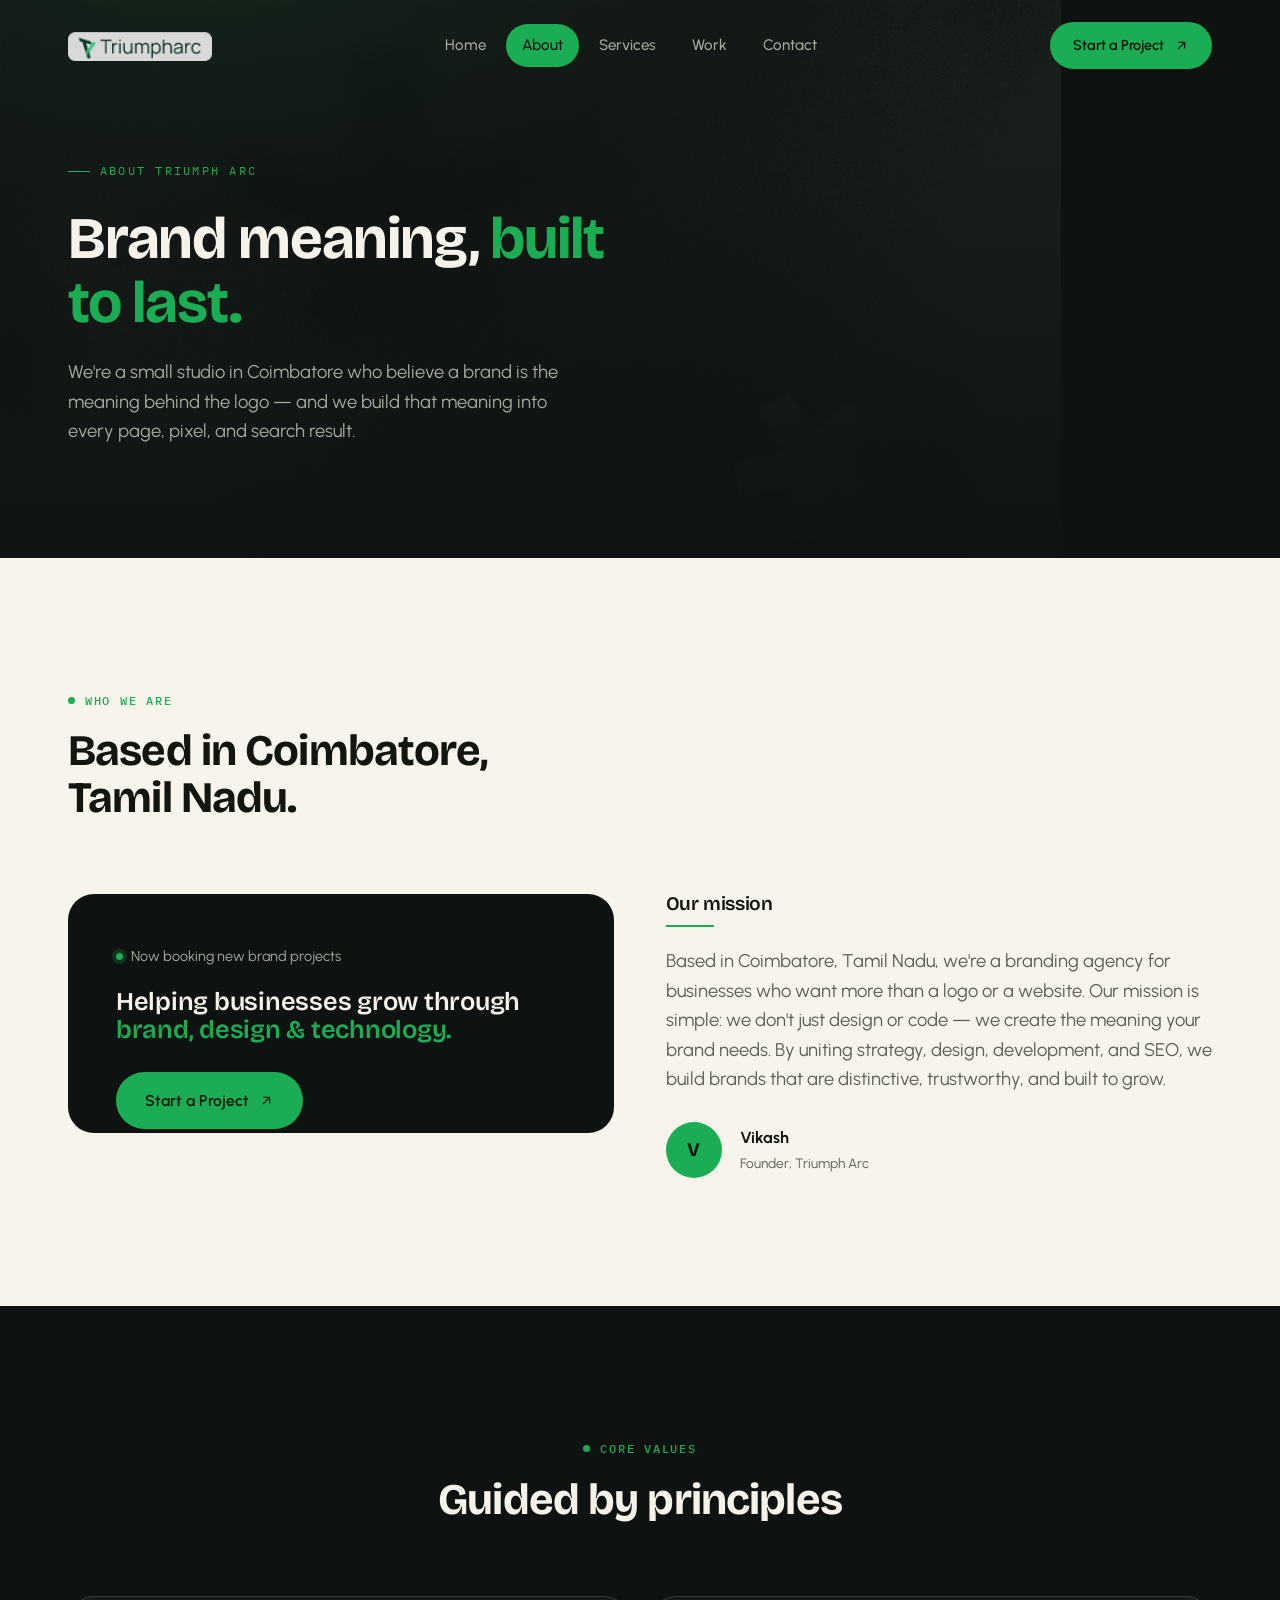
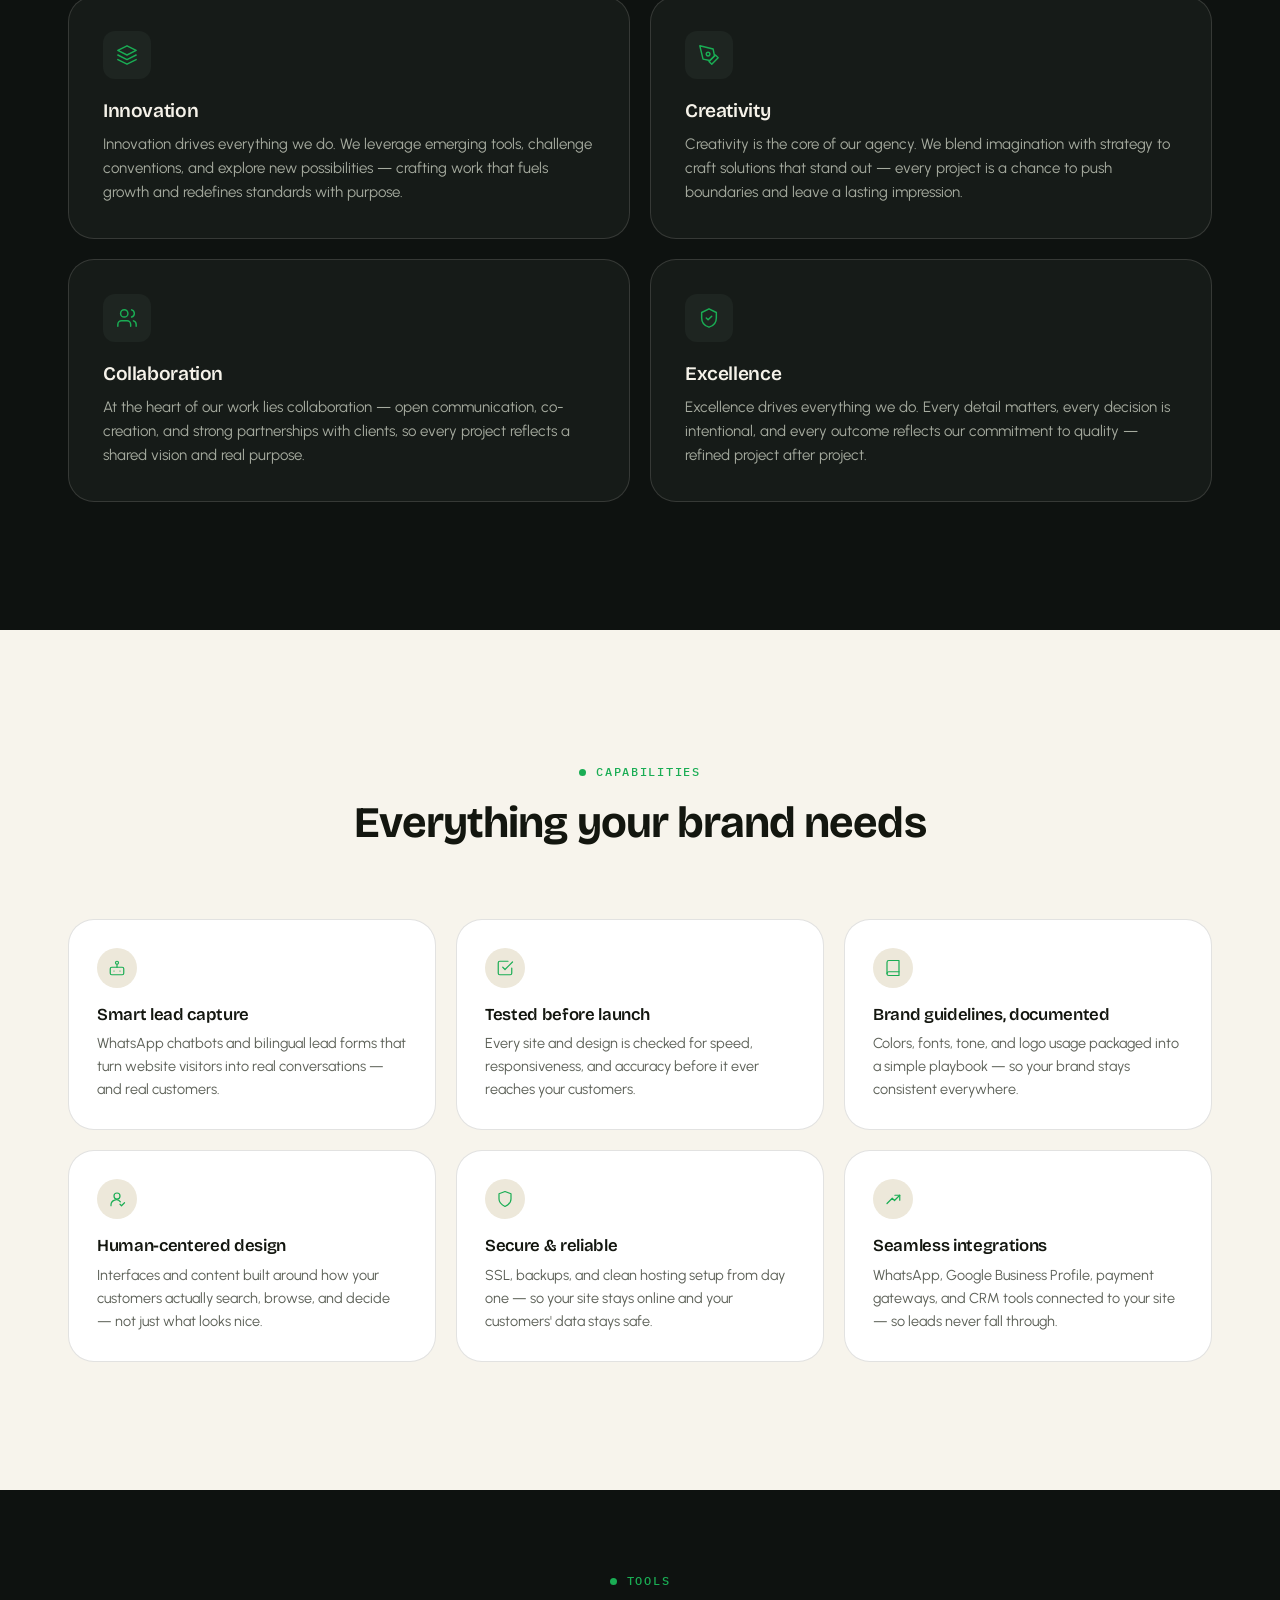
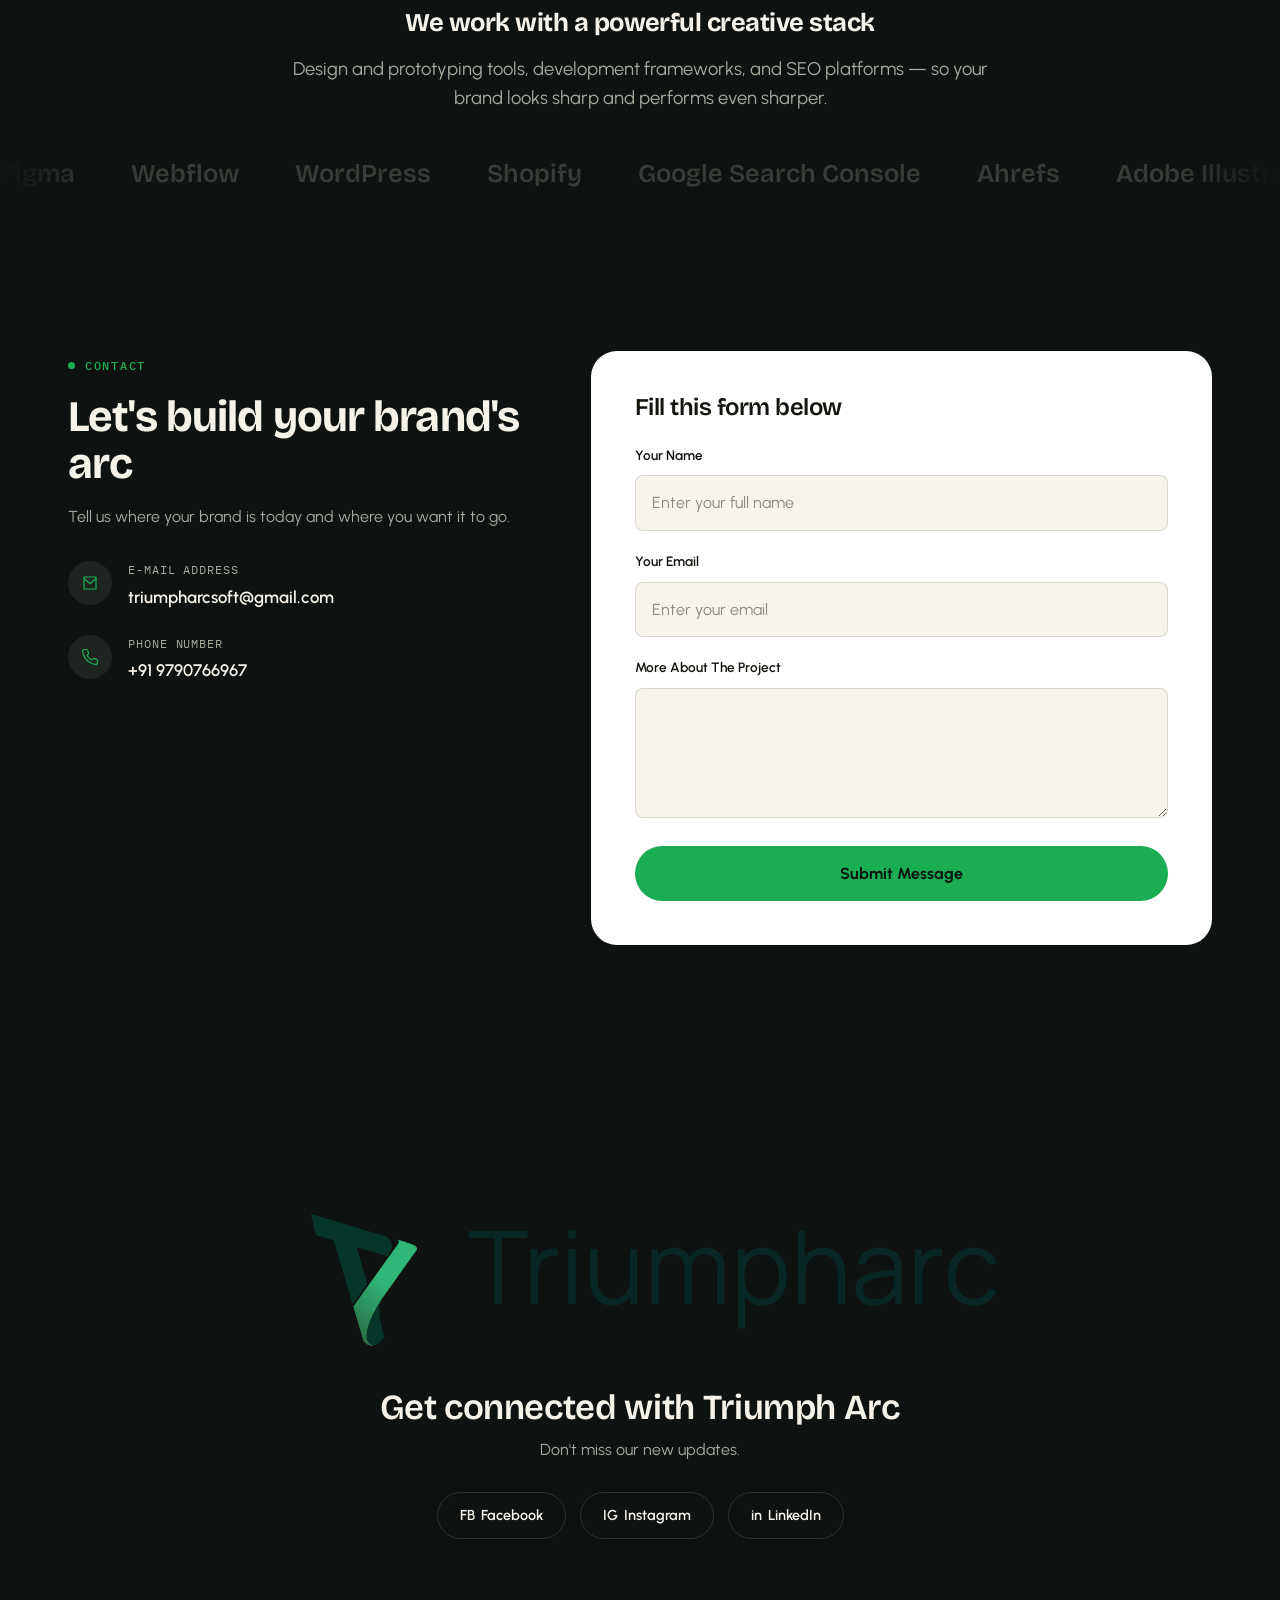
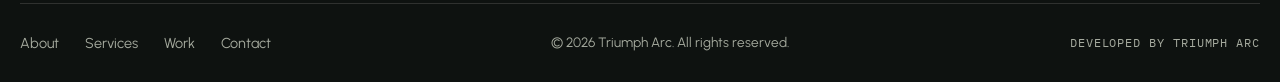
<file: about.html>
<!DOCTYPE html>
<html lang="en-US">
<head>
<meta charset="utf-8">
<title>About | Triumph Arc</title>
<meta name="author" content="Triumph Arc">
<meta name="viewport" content="width=device-width, initial-scale=1, maximum-scale=1">
<meta name="description" content="Triumph Arc is a branding, web design & SEO studio based in Coimbatore, Tamil Nadu — built on the belief that a brand is meaning, not just a logo.">

<link rel="preconnect" href="https://fonts.googleapis.com">
<link rel="preconnect" href="https://fonts.gstatic.com" crossorigin>
<link href="https://fonts.googleapis.com/css2?family=Bricolage+Grotesque:opsz,wght@12..96,500;12..96,600;12..96,700;12..96,800&family=Urbanist:wght@400;500;600;700;800&family=IBM+Plex+Mono:wght@500&display=swap" rel="stylesheet">
<link rel="stylesheet" href="assets/css/style.css">
<link rel="shortcut icon" href="assets/images/logo/favicon.svg">
</head>
<body>

<header class="site-header">
  <div class="container">
    <a href="index.html" class="brand"><img src="assets/images/logo/logo-triumph.png" alt="Triumph Arc"></a>
    <nav class="main-nav">
      <a href="index.html">Home</a>
      <a href="about.html" class="active">About</a>
      <a href="service-single.html">Services</a>
      <a href="work-single.html">Work</a>
      <a href="contact.html">Contact</a>
    </nav>
    <div class="header-actions">
      <a href="contact.html" class="btn btn-primary">Start a Project
        <svg viewBox="0 0 24 24" fill="none" stroke="currentColor" stroke-width="2" stroke-linecap="round"><path d="M7 17 17 7M8 7h9v9"/></svg>
      </a>
      <button class="nav-toggle" aria-label="Open menu"><span></span><span></span><span></span></button>
    </div>
  </div>
</header>

<div class="mobile-nav">
  <a href="index.html">Home</a>
  <a href="about.html">About</a>
  <a href="service-single.html">Services</a>
  <a href="work-single.html">Work</a>
  <a href="contact.html">Contact</a>
  <a href="contact.html" class="btn btn-primary">Start a Project</a>
</div>

<main>

  <!-- Page hero -->
  <section class="hero hero-noVideo">
    <img class="hero-texture" src="assets/images/section/texture-1.jpg" alt="">
    <div class="container hero-inner">
      <div class="hero-eyebrow">About Triumph Arc</div>
      <h1 data-reveal>Brand meaning, <span class="accent">built to last.</span></h1>
      <p class="lead" data-reveal data-reveal-delay="1">We're a small studio in Coimbatore who believe a brand is the meaning behind the logo — and we build that meaning into every page, pixel, and search result.</p>
    </div>
  </section>

  <!-- Mission -->
  <section class="on-paper pad">
    <div class="container">
      <div class="section-head" data-reveal>
        <div class="eyebrow">Who we are</div>
        <h2>Based in Coimbatore, <br>Tamil Nadu.</h2>
      </div>
      <div class="split">
        <div data-reveal>
          <div class="intro-card" style="padding-bottom:4px;">
            <div class="status-dot"><i></i> Now booking new brand projects</div>
            <h3 style="max-width:none;">Helping businesses grow through <span class="hl">brand, design & technology.</span></h3>
            <a href="contact.html" class="btn btn-primary">Start a Project
              <svg viewBox="0 0 24 24" fill="none" stroke="currentColor" stroke-width="2" stroke-linecap="round"><path d="M7 17 17 7M8 7h9v9"/></svg>
            </a>
          </div>
        </div>
        <div data-reveal data-reveal-delay="1">
          <h4 style="margin-bottom:10px;">Our mission</h4>
          <div style="width:48px;height:2px;background:var(--green);margin-bottom:20px;"></div>
          <p class="lead" style="color:var(--text-ink-soft);">Based in Coimbatore, Tamil Nadu, we're a branding agency for businesses who want more than a logo or a website. Our mission is simple: we don't just design or code — we create the meaning your brand needs. By uniting strategy, design, development, and SEO, we build brands that are distinctive, trustworthy, and built to grow.</p>
          <div class="founder-card">
            <div class="founder-avatar">V</div>
            <div>
              <b>Vikash</b>
              <span>Founder, Triumph Arc</span>
            </div>
          </div>
        </div>
      </div>
    </div>
  </section>

  <!-- Core Values -->
  <section class="on-ink pad">
    <div class="container">
      <div class="section-head center" data-reveal>
        <div class="eyebrow" style="justify-content:center;">Core values</div>
        <h2 style="color:var(--text-paper);">Guided by principles</h2>
      </div>
      <div class="values-grid">
        <div class="value-card" data-reveal>
          <div class="ic"><svg viewBox="0 0 24 24" fill="none" stroke-width="1.6" stroke-linecap="round" stroke-linejoin="round"><path d="M12 2 2 7l10 5 10-5-10-5Z"/><path d="m2 17 10 5 10-5"/><path d="m2 12 10 5 10-5"/></svg></div>
          <h4>Innovation</h4>
          <p>Innovation drives everything we do. We leverage emerging tools, challenge conventions, and explore new possibilities — crafting work that fuels growth and redefines standards with purpose.</p>
        </div>
        <div class="value-card" data-reveal data-reveal-delay="1">
          <div class="ic"><svg viewBox="0 0 24 24" fill="none" stroke-width="1.6" stroke-linecap="round" stroke-linejoin="round"><path d="M12 19l7-7 3 3-7 7-3-3z"/><path d="M18 13l-1.5-7.5L2 2l3.5 14.5L13 18l5-5z"/><circle cx="11" cy="11" r="2"/></svg></div>
          <h4>Creativity</h4>
          <p>Creativity is the core of our agency. We blend imagination with strategy to craft solutions that stand out — every project is a chance to push boundaries and leave a lasting impression.</p>
        </div>
        <div class="value-card" data-reveal>
          <div class="ic"><svg viewBox="0 0 24 24" fill="none" stroke-width="1.6" stroke-linecap="round" stroke-linejoin="round"><circle cx="9" cy="7" r="4"/><path d="M2 21v-2a4 4 0 0 1 4-4h6a4 4 0 0 1 4 4v2"/><path d="M17 3.13a4 4 0 0 1 0 7.75"/><path d="M22 21v-2a4 4 0 0 0-3-3.87"/></svg></div>
          <h4>Collaboration</h4>
          <p>At the heart of our work lies collaboration — open communication, co-creation, and strong partnerships with clients, so every project reflects a shared vision and real purpose.</p>
        </div>
        <div class="value-card" data-reveal data-reveal-delay="1">
          <div class="ic"><svg viewBox="0 0 24 24" fill="none" stroke-width="1.6" stroke-linecap="round" stroke-linejoin="round"><path d="M12 2 4 6v6c0 5 3.4 8.7 8 10 4.6-1.3 8-5 8-10V6l-8-4Z"/><path d="m9 12 2 2 4-4"/></svg></div>
          <h4>Excellence</h4>
          <p>Excellence drives everything we do. Every detail matters, every decision is intentional, and every outcome reflects our commitment to quality — refined project after project.</p>
        </div>
      </div>
    </div>
  </section>

  <!-- Capabilities -->
  <section class="on-paper pad">
    <div class="container">
      <div class="section-head center" data-reveal>
        <div class="eyebrow" style="justify-content:center;">Capabilities</div>
        <h2>Everything your brand needs</h2>
      </div>
      <div class="capability-grid">
        <div class="capability-card" data-reveal>
          <div class="ic"><svg viewBox="0 0 24 24" fill="none" stroke-width="1.6" stroke-linecap="round" stroke-linejoin="round"><rect x="3" y="11" width="18" height="10" rx="2"/><circle cx="12" cy="5" r="2"/><path d="M12 7v4M8 16h.01M16 16h.01"/></svg></div>
          <h4>Smart lead capture</h4>
          <p>WhatsApp chatbots and bilingual lead forms that turn website visitors into real conversations — and real customers.</p>
        </div>
        <div class="capability-card" data-reveal data-reveal-delay="1">
          <div class="ic"><svg viewBox="0 0 24 24" fill="none" stroke-width="1.6" stroke-linecap="round" stroke-linejoin="round"><path d="M9 11l3 3L22 4"/><path d="M21 12v7a2 2 0 0 1-2 2H5a2 2 0 0 1-2-2V5a2 2 0 0 1 2-2h11"/></svg></div>
          <h4>Tested before launch</h4>
          <p>Every site and design is checked for speed, responsiveness, and accuracy before it ever reaches your customers.</p>
        </div>
        <div class="capability-card" data-reveal data-reveal-delay="2">
          <div class="ic"><svg viewBox="0 0 24 24" fill="none" stroke-width="1.6" stroke-linecap="round" stroke-linejoin="round"><path d="M4 19.5A2.5 2.5 0 0 1 6.5 17H20"/><path d="M6.5 2H20v20H6.5A2.5 2.5 0 0 1 4 19.5v-15A2.5 2.5 0 0 1 6.5 2Z"/></svg></div>
          <h4>Brand guidelines, documented</h4>
          <p>Colors, fonts, tone, and logo usage packaged into a simple playbook — so your brand stays consistent everywhere.</p>
        </div>
        <div class="capability-card" data-reveal>
          <div class="ic"><svg viewBox="0 0 24 24" fill="none" stroke-width="1.6" stroke-linecap="round" stroke-linejoin="round"><circle cx="12" cy="8" r="4"/><path d="M4 21v-1a7 7 0 0 1 12.5-4.3"/><path d="m16 19 2 2 4-4"/></svg></div>
          <h4>Human-centered design</h4>
          <p>Interfaces and content built around how your customers actually search, browse, and decide — not just what looks nice.</p>
        </div>
        <div class="capability-card" data-reveal data-reveal-delay="1">
          <div class="ic"><svg viewBox="0 0 24 24" fill="none" stroke-width="1.6" stroke-linecap="round" stroke-linejoin="round"><path d="M12 22s8-4 8-10V5l-8-3-8 3v7c0 6 8 10 8 10Z"/></svg></div>
          <h4>Secure & reliable</h4>
          <p>SSL, backups, and clean hosting setup from day one — so your site stays online and your customers' data stays safe.</p>
        </div>
        <div class="capability-card" data-reveal data-reveal-delay="2">
          <div class="ic"><svg viewBox="0 0 24 24" fill="none" stroke-width="1.6" stroke-linecap="round" stroke-linejoin="round"><path d="M21 7 14 14l-3-3-7 7"/><path d="M14.5 7H21v6.5"/></svg></div>
          <h4>Seamless integrations</h4>
          <p>WhatsApp, Google Business Profile, payment gateways, and CRM tools connected to your site — so leads never fall through.</p>
        </div>
      </div>
    </div>
  </section>

  <!-- Tools marquee -->
  <section class="on-ink pad-sm">
    <div class="container">
      <div class="section-head center" data-reveal style="margin-bottom:40px;">
        <div class="eyebrow" style="justify-content:center;">Tools</div>
        <h2 style="color:var(--text-paper);font-size:var(--fs-h3);">We work with a powerful creative stack</h2>
        <p>Design and prototyping tools, development frameworks, and SEO platforms — so your brand looks sharp and performs even sharper.</p>
      </div>
    </div>
    <div class="marquee" data-reveal>
      <div class="marquee-track">
        <span>Figma</span><span>Webflow</span><span>WordPress</span><span>Shopify</span><span>Google Search Console</span><span>Ahrefs</span><span>Adobe Illustrator</span><span>Framer</span>
        <span>Figma</span><span>Webflow</span><span>WordPress</span><span>Shopify</span><span>Google Search Console</span><span>Ahrefs</span><span>Adobe Illustrator</span><span>Framer</span>
      </div>
    </div>
  </section>

  <!-- Contact -->
  <section class="on-ink pad" id="contact" style="padding-top:80px;">
    <div class="container">
      <div class="contact-wrap">
        <div data-reveal>
          <div class="eyebrow">Contact</div>
          <h2 style="color:var(--text-paper);">Let's build your brand's arc</h2>
          <p style="margin-top:16px;">Tell us where your brand is today and where you want it to go.</p>
          <div style="margin-top:32px;">
            <div class="contact-item">
              <div class="ic"><svg viewBox="0 0 24 24" fill="none" stroke-width="1.6" stroke-linecap="round" stroke-linejoin="round"><path d="M4 4h16v16H4z"/><path d="m4 6 8 7 8-7"/></svg></div>
              <div><div class="lbl">E-mail address</div><div class="val">triumpharcsoft@gmail.com</div></div>
            </div>
            <div class="contact-item">
              <div class="ic"><svg viewBox="0 0 24 24" fill="none" stroke-width="1.6" stroke-linecap="round" stroke-linejoin="round"><path d="M22 16.92v3a2 2 0 0 1-2.18 2 19.79 19.79 0 0 1-8.63-3.07 19.5 19.5 0 0 1-6-6 19.79 19.79 0 0 1-3.07-8.67A2 2 0 0 1 4.11 2h3a2 2 0 0 1 2 1.72c.127.96.362 1.903.7 2.81a2 2 0 0 1-.45 2.11L8.09 9.91a16 16 0 0 0 6 6l1.27-1.27a2 2 0 0 1 2.11-.45c.907.338 1.85.573 2.81.7A2 2 0 0 1 22 16.92z"/></svg></div>
              <div><div class="lbl">Phone number</div><div class="val">+91 9790766967</div></div>
            </div>
          </div>
        </div>
        <div data-reveal data-reveal-delay="1">
          <form class="form-contact tac-contact-form">
            <h4 class="heading fw-semibold">Fill this form below</h4>
            <input type="hidden" name="access_key" value="60503211-bf9a-4535-8ef0-4ff9858b1147">
            <input type="hidden" name="subject" value="New enquiry from the Triumph Arc website">
            <input type="hidden" name="from_name" value="Triumph Arc Website">
            <input type="checkbox" name="botcheck" style="display:none">
            <fieldset class="mb-21">
              <label class="fw-semibold text-body-3 mb-20">Your Name</label>
              <input type="text" name="name" placeholder="Enter your full name" required>
            </fieldset>
            <fieldset class="mb-21">
              <label class="fw-semibold text-body-3 mb-20">Your Email</label>
              <input type="email" name="email" placeholder="Enter your email" required>
            </fieldset>
            <fieldset class="mb-18">
              <label class="fw-semibold text-body-3 mb-0">More About The Project</label>
              <textarea name="message" required></textarea>
            </fieldset>
            <button type="submit" class="tf-btn w-100">Submit Message</button>
            <div class="tac-form-msg" style="display:none; margin-top:12px; font-weight:600;"></div>
          </form>
        </div>
      </div>
    </div>
  </section>

</main>

<footer class="site-footer">
  <div class="footer-top container">
    <img class="footer-wordmark" src="assets/images/logo/logo-footer.png" alt="Triumph Arc">
    <h3>Get connected with Triumph Arc</h3>
    <p>Don't miss our new updates.</p>
    <div class="footer-social">
      <a href="https://www.facebook.com/share/1HqC79cJp2/" target="_blank" rel="noopener">FB &nbsp;Facebook</a>
      <a href="https://www.instagram.com/thetriumpharc?igsh=c20ybTgyNjExNW56" target="_blank" rel="noopener">IG &nbsp;Instagram</a>
      <a href="https://www.linkedin.com/in/triumph-arc-b41528390?utm_source=share_via&utm_content=profile&utm_medium=member_android" target="_blank" rel="noopener">in &nbsp;LinkedIn</a>
    </div>
  </div>
  <div class="container footer-bottom">
    <ul class="footer-links">
      <li><a href="about.html">About</a></li>
      <li><a href="service-single.html">Services</a></li>
      <li><a href="work-single.html">Work</a></li>
      <li><a href="contact.html">Contact</a></li>
    </ul>
    <p class="footer-copy">© 2026 Triumph Arc. All rights reserved.</p>
    <span class="footer-credit">Developed by Triumph Arc</span>
  </div>
</footer>

<script src="assets/js/main.js"></script>
</body>
</html>
</file>
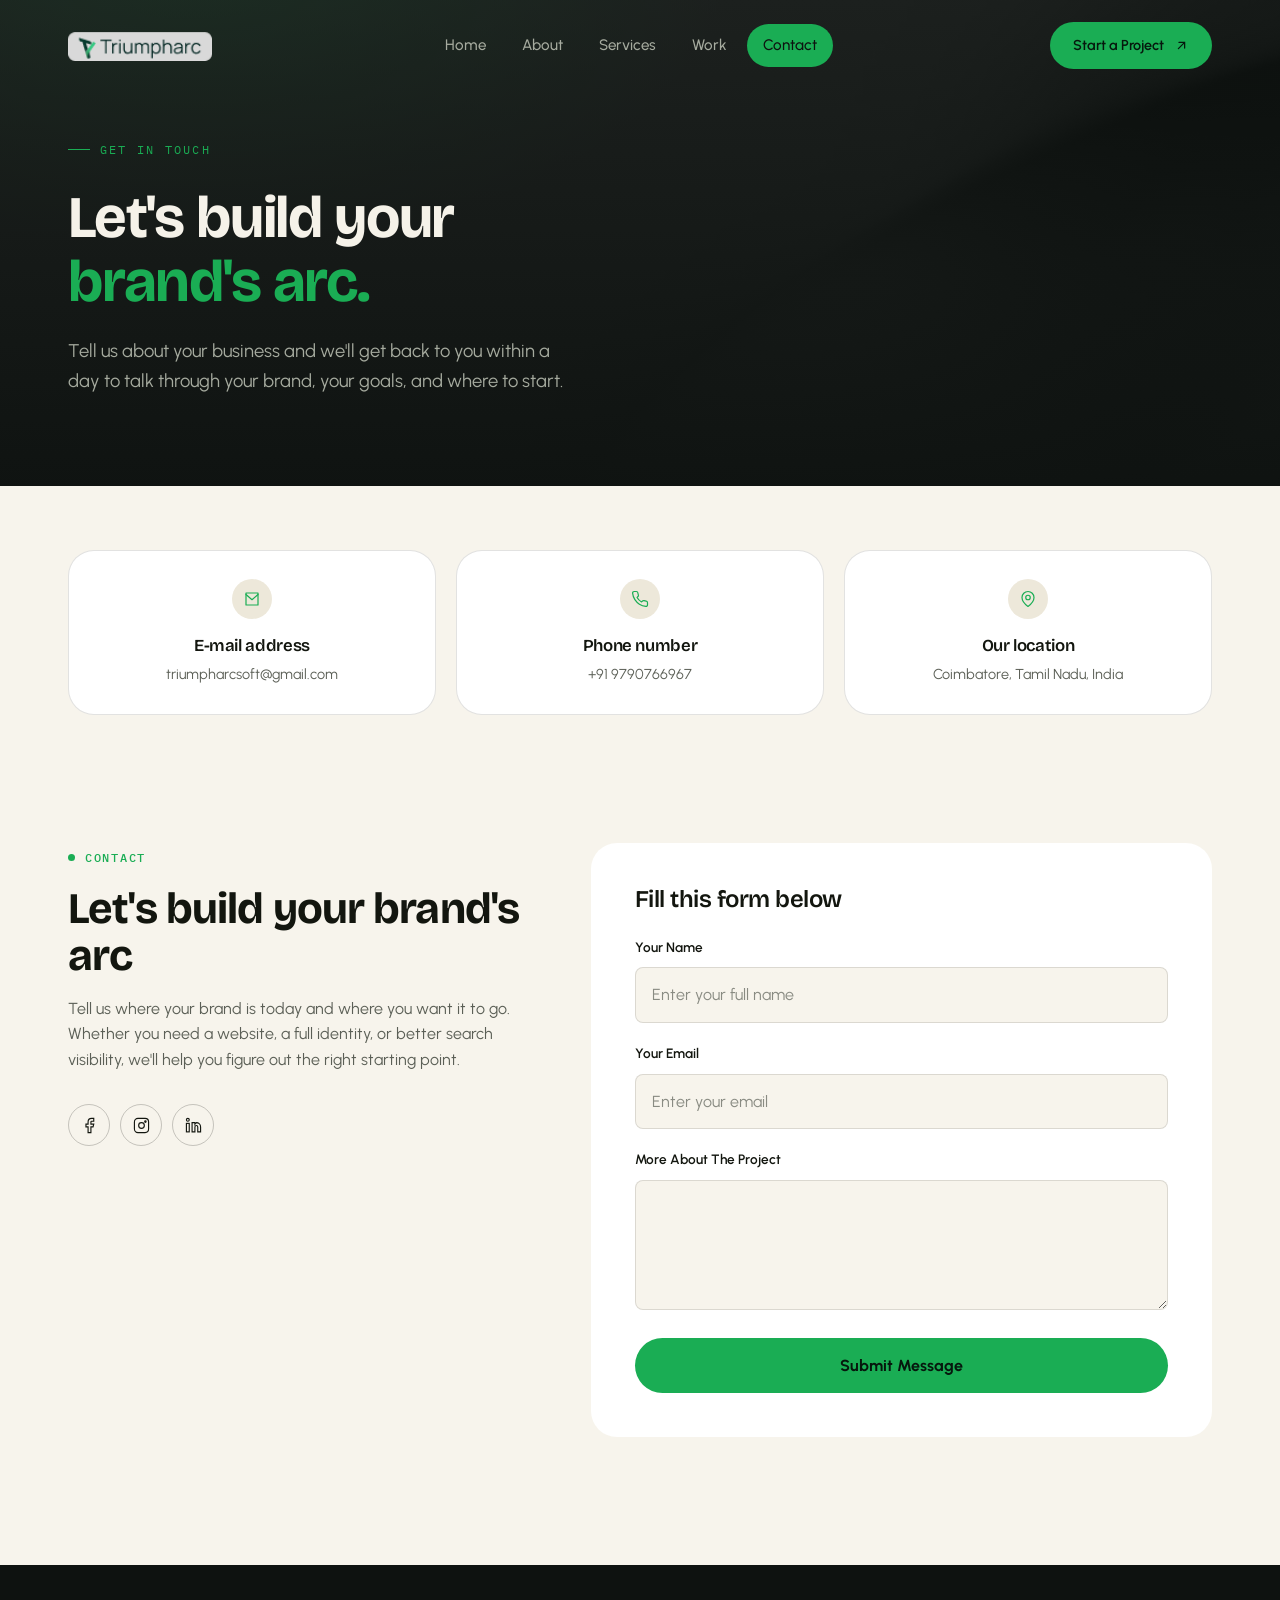
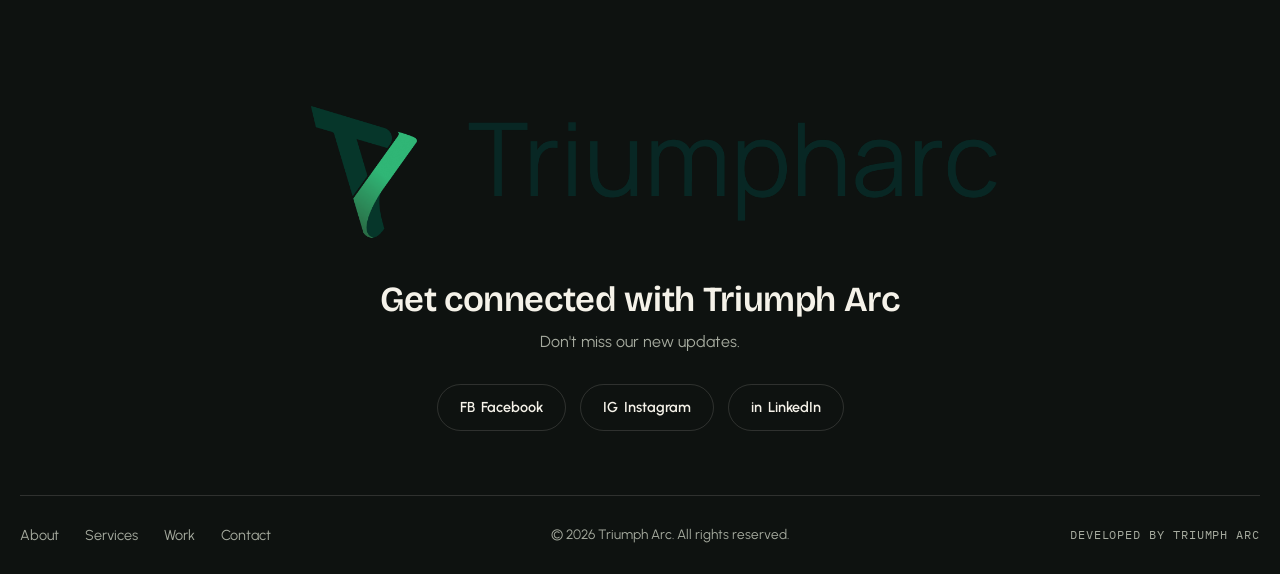
<file: contact.html>
<!DOCTYPE html>
<html lang="en-US">
<head>
<meta charset="utf-8">
<title>Contact | Triumph Arc</title>
<meta name="author" content="Triumph Arc">
<meta name="viewport" content="width=device-width, initial-scale=1, maximum-scale=1">
<meta name="description" content="Tell us about your business and we'll get back to you within a day to talk through your brand, your goals, and where to start.">

<link rel="preconnect" href="https://fonts.googleapis.com">
<link rel="preconnect" href="https://fonts.gstatic.com" crossorigin>
<link href="https://fonts.googleapis.com/css2?family=Bricolage+Grotesque:opsz,wght@12..96,500;12..96,600;12..96,700;12..96,800&family=Urbanist:wght@400;500;600;700;800&family=IBM+Plex+Mono:wght@500&display=swap" rel="stylesheet">
<link rel="stylesheet" href="assets/css/style.css">
<link rel="shortcut icon" href="assets/images/logo/favicon.svg">
</head>
<body>

<header class="site-header">
  <div class="container">
    <a href="index.html" class="brand"><img src="assets/images/logo/logo-triumph.png" alt="Triumph Arc"></a>
    <nav class="main-nav">
      <a href="index.html">Home</a>
      <a href="about.html">About</a>
      <a href="service-single.html">Services</a>
      <a href="work-single.html">Work</a>
      <a href="contact.html" class="active">Contact</a>
    </nav>
    <div class="header-actions">
      <a href="contact.html" class="btn btn-primary">Start a Project
        <svg viewBox="0 0 24 24" fill="none" stroke="currentColor" stroke-width="2" stroke-linecap="round"><path d="M7 17 17 7M8 7h9v9"/></svg>
      </a>
      <button class="nav-toggle" aria-label="Open menu"><span></span><span></span><span></span></button>
    </div>
  </div>
</header>

<div class="mobile-nav">
  <a href="index.html">Home</a>
  <a href="about.html">About</a>
  <a href="service-single.html">Services</a>
  <a href="work-single.html">Work</a>
  <a href="contact.html">Contact</a>
  <a href="contact.html" class="btn btn-primary">Start a Project</a>
</div>

<main>

  <!-- Page hero -->
  <section class="hero hero-noVideo" style="min-height:52vh;">
    <img class="hero-texture" src="assets/images/section/contact-bg.jpg" alt="">
    <div class="container hero-inner">
      <div class="hero-eyebrow">Get in touch</div>
      <h1 data-reveal>Let's build your <span class="accent">brand's arc.</span></h1>
      <p class="lead" data-reveal data-reveal-delay="1">Tell us about your business and we'll get back to you within a day to talk through your brand, your goals, and where to start.</p>
    </div>
  </section>

  <!-- Contact info strip -->
  <section class="on-paper" style="padding-top:64px;">
    <div class="container">
      <div class="capability-grid" data-reveal>
        <div class="capability-card" style="text-align:center;">
          <div class="ic" style="margin-left:auto;margin-right:auto;"><svg viewBox="0 0 24 24" fill="none" stroke-width="1.6" stroke-linecap="round" stroke-linejoin="round"><path d="M4 4h16v16H4z"/><path d="m4 6 8 7 8-7"/></svg></div>
          <h4>E-mail address</h4>
          <p><a href="mailto:hello@triumpharc.in" style="color:var(--text-ink-soft);">triumpharcsoft@gmail.com</a></p>
        </div>
        <div class="capability-card" style="text-align:center;">
          <div class="ic" style="margin-left:auto;margin-right:auto;"><svg viewBox="0 0 24 24" fill="none" stroke-width="1.6" stroke-linecap="round" stroke-linejoin="round"><path d="M22 16.92v3a2 2 0 0 1-2.18 2 19.79 19.79 0 0 1-8.63-3.07 19.5 19.5 0 0 1-6-6 19.79 19.79 0 0 1-3.07-8.67A2 2 0 0 1 4.11 2h3a2 2 0 0 1 2 1.72c.127.96.362 1.903.7 2.81a2 2 0 0 1-.45 2.11L8.09 9.91a16 16 0 0 0 6 6l1.27-1.27a2 2 0 0 1 2.11-.45c.907.338 1.85.573 2.81.7A2 2 0 0 1 22 16.92z"/></svg></div>
          <h4>Phone number</h4>
          <p><a href="tel:+919876543210" style="color:var(--text-ink-soft);">+91 9790766967</a></p>
        </div>
        <div class="capability-card" style="text-align:center;">
          <div class="ic" style="margin-left:auto;margin-right:auto;"><svg viewBox="0 0 24 24" fill="none" stroke-width="1.6" stroke-linecap="round" stroke-linejoin="round"><path d="M20 10c0 6-8 12-8 12s-8-6-8-12a8 8 0 0 1 16 0Z"/><circle cx="12" cy="10" r="3"/></svg></div>
          <h4>Our location</h4>
          <p>Coimbatore, Tamil Nadu, India</p>
        </div>
      </div>
    </div>
  </section>

  <!-- Contact form -->
  <section class="on-paper pad" id="contact">
    <div class="container">
      <div class="contact-wrap">
        <div data-reveal>
          <div class="eyebrow">Contact</div>
          <h2>Let's build your brand's arc</h2>
          <p style="margin-top:16px;">Tell us where your brand is today and where you want it to go. Whether you need a website, a full identity, or better search visibility, we'll help you figure out the right starting point.</p>
          <div class="contact-social" style="margin-top:32px;">
            <a href="https://www.facebook.com/share/1HqC79cJp2/" target="_blank" rel="noopener" aria-label="Facebook" style="border-color:var(--line-ink-strong);"><svg viewBox="0 0 24 24" fill="none" stroke-width="1.6" style="stroke:var(--text-ink);"><path d="M18 2h-3a5 5 0 0 0-5 5v3H7v4h3v8h4v-8h3l1-4h-4V7a1 1 0 0 1 1-1h3z"/></svg></a>
            <a href="https://www.instagram.com/thetriumpharc?igsh=c20ybTgyNjExNW56" target="_blank" rel="noopener" aria-label="Instagram" style="border-color:var(--line-ink-strong);"><svg viewBox="0 0 24 24" fill="none" stroke-width="1.6" style="stroke:var(--text-ink);"><rect x="2" y="2" width="20" height="20" rx="5"/><circle cx="12" cy="12" r="4"/><circle cx="17.5" cy="6.5" r="1"/></svg></a>
            <a href="https://www.linkedin.com/in/triumph-arc-b41528390?utm_source=share_via&utm_content=profile&utm_medium=member_android" target="_blank" rel="noopener" aria-label="LinkedIn" style="border-color:var(--line-ink-strong);"><svg viewBox="0 0 24 24" fill="none" stroke-width="1.6" style="stroke:var(--text-ink);"><path d="M16 8a6 6 0 0 1 6 6v7h-4v-7a2 2 0 0 0-4 0v7h-4V8h4v2a6 6 0 0 1 2-2z"/><rect x="2" y="9" width="4" height="12"/><circle cx="4" cy="4" r="2"/></svg></a>
          </div>
        </div>
        <div data-reveal data-reveal-delay="1">
          <form class="form-contact tac-contact-form">
            <h4 class="heading fw-semibold">Fill this form below</h4>
            <input type="hidden" name="access_key" value="60503211-bf9a-4535-8ef0-4ff9858b1147">
            <input type="hidden" name="subject" value="New enquiry from the Triumph Arc website">
            <input type="hidden" name="from_name" value="Triumph Arc Website">
            <input type="checkbox" name="botcheck" style="display:none">
            <fieldset class="mb-21">
              <label class="fw-semibold text-body-3 mb-20">Your Name</label>
              <input type="text" name="name" placeholder="Enter your full name" required>
            </fieldset>
            <fieldset class="mb-21">
              <label class="fw-semibold text-body-3 mb-20">Your Email</label>
              <input type="email" name="email" placeholder="Enter your email" required>
            </fieldset>
            <fieldset class="mb-18">
              <label class="fw-semibold text-body-3 mb-0">More About The Project</label>
              <textarea name="message" required></textarea>
            </fieldset>
            <button type="submit" class="tf-btn w-100">Submit Message</button>
            <div class="tac-form-msg" style="display:none; margin-top:12px; font-weight:600;"></div>
          </form>
        </div>
      </div>
    </div>
  </section>

</main>

<footer class="site-footer">
  <div class="footer-top container">
    <img class="footer-wordmark" src="assets/images/logo/logo-footer.png" alt="Triumph Arc">
    <h3>Get connected with Triumph Arc</h3>
    <p>Don't miss our new updates.</p>
    <div class="footer-social">
      <a href="https://www.facebook.com/share/1HqC79cJp2/" target="_blank" rel="noopener">FB &nbsp;Facebook</a>
      <a href="https://www.instagram.com/thetriumpharc?igsh=c20ybTgyNjExNW56" target="_blank" rel="noopener">IG &nbsp;Instagram</a>
      <a href="https://www.linkedin.com/in/triumph-arc-b41528390?utm_source=share_via&utm_content=profile&utm_medium=member_android" target="_blank" rel="noopener">in &nbsp;LinkedIn</a>
    </div>
  </div>
  <div class="container footer-bottom">
    <ul class="footer-links">
      <li><a href="about.html">About</a></li>
      <li><a href="service-single.html">Services</a></li>
      <li><a href="work-single.html">Work</a></li>
      <li><a href="contact.html">Contact</a></li>
    </ul>
    <p class="footer-copy">© 2026 Triumph Arc. All rights reserved.</p>
    <span class="footer-credit">Developed by Triumph Arc</span>
  </div>
</footer>

<script src="assets/js/main.js"></script>
</body>
</html>
</file>
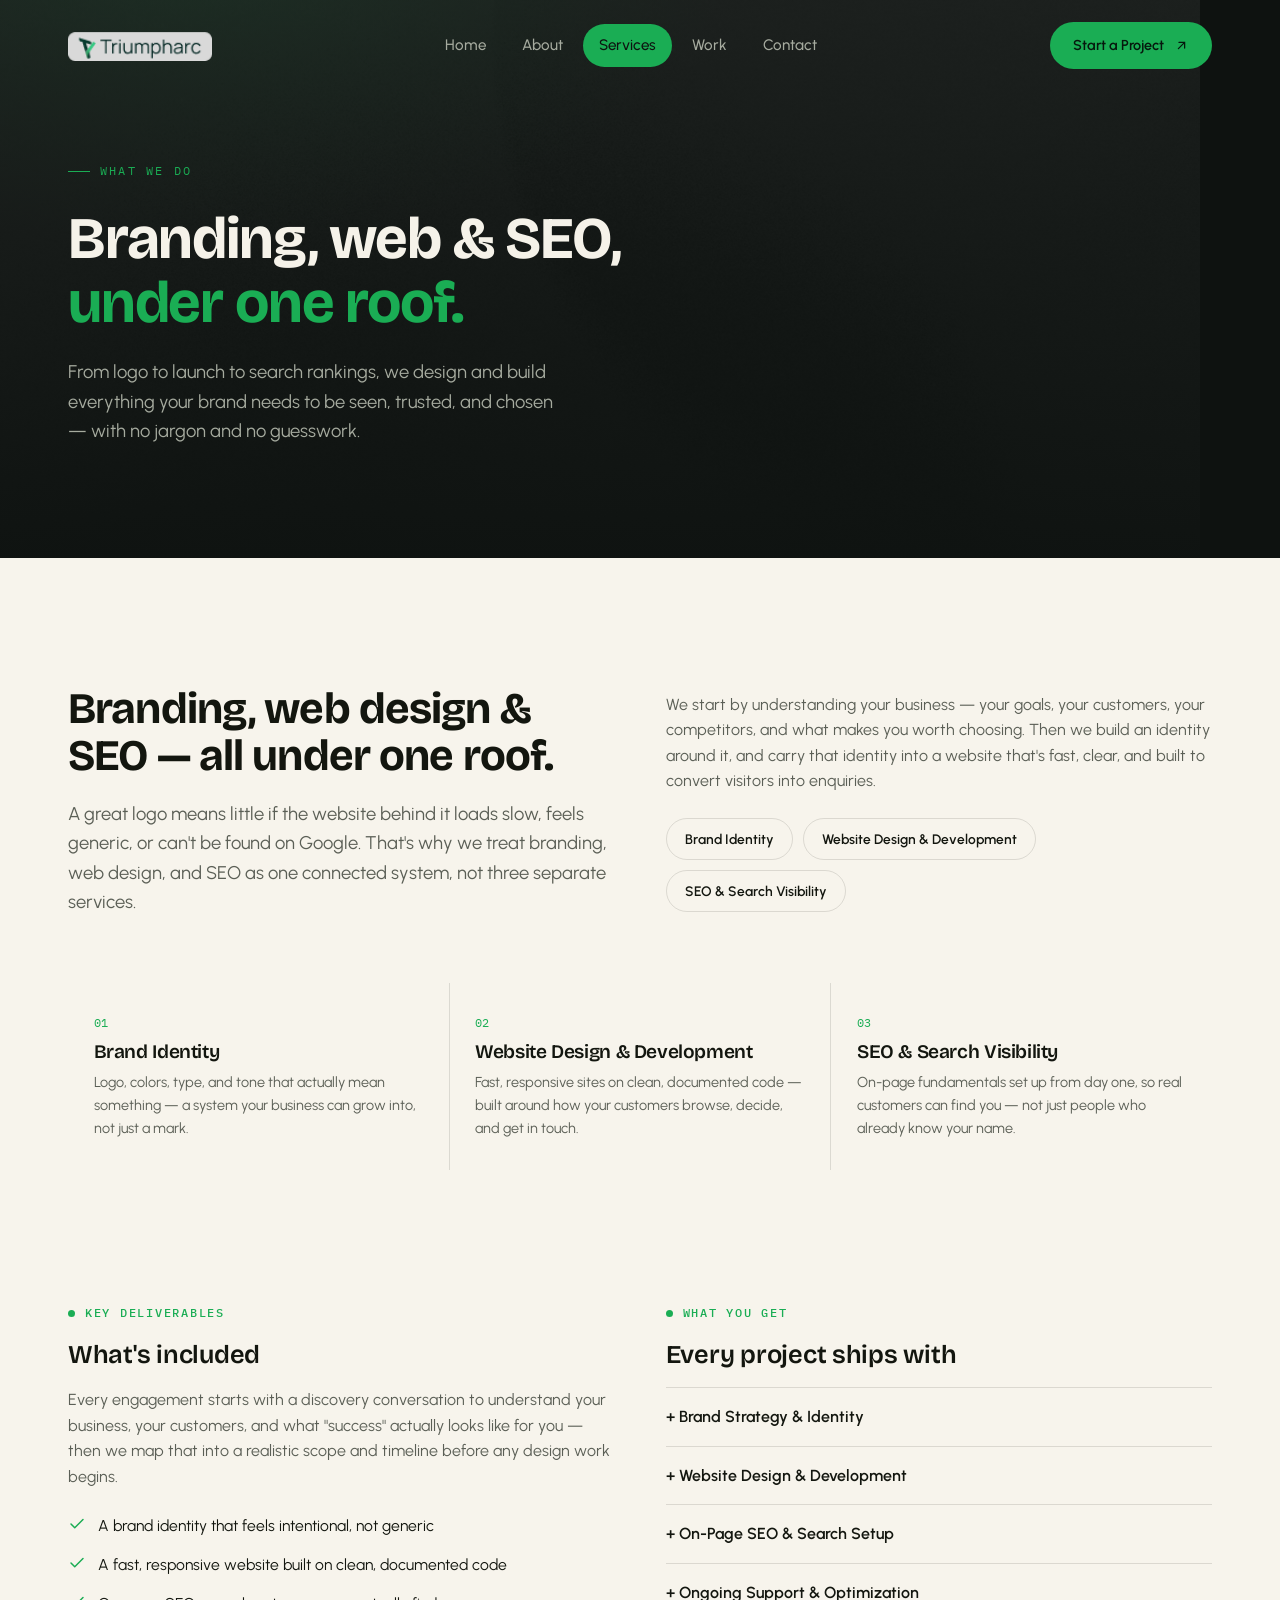
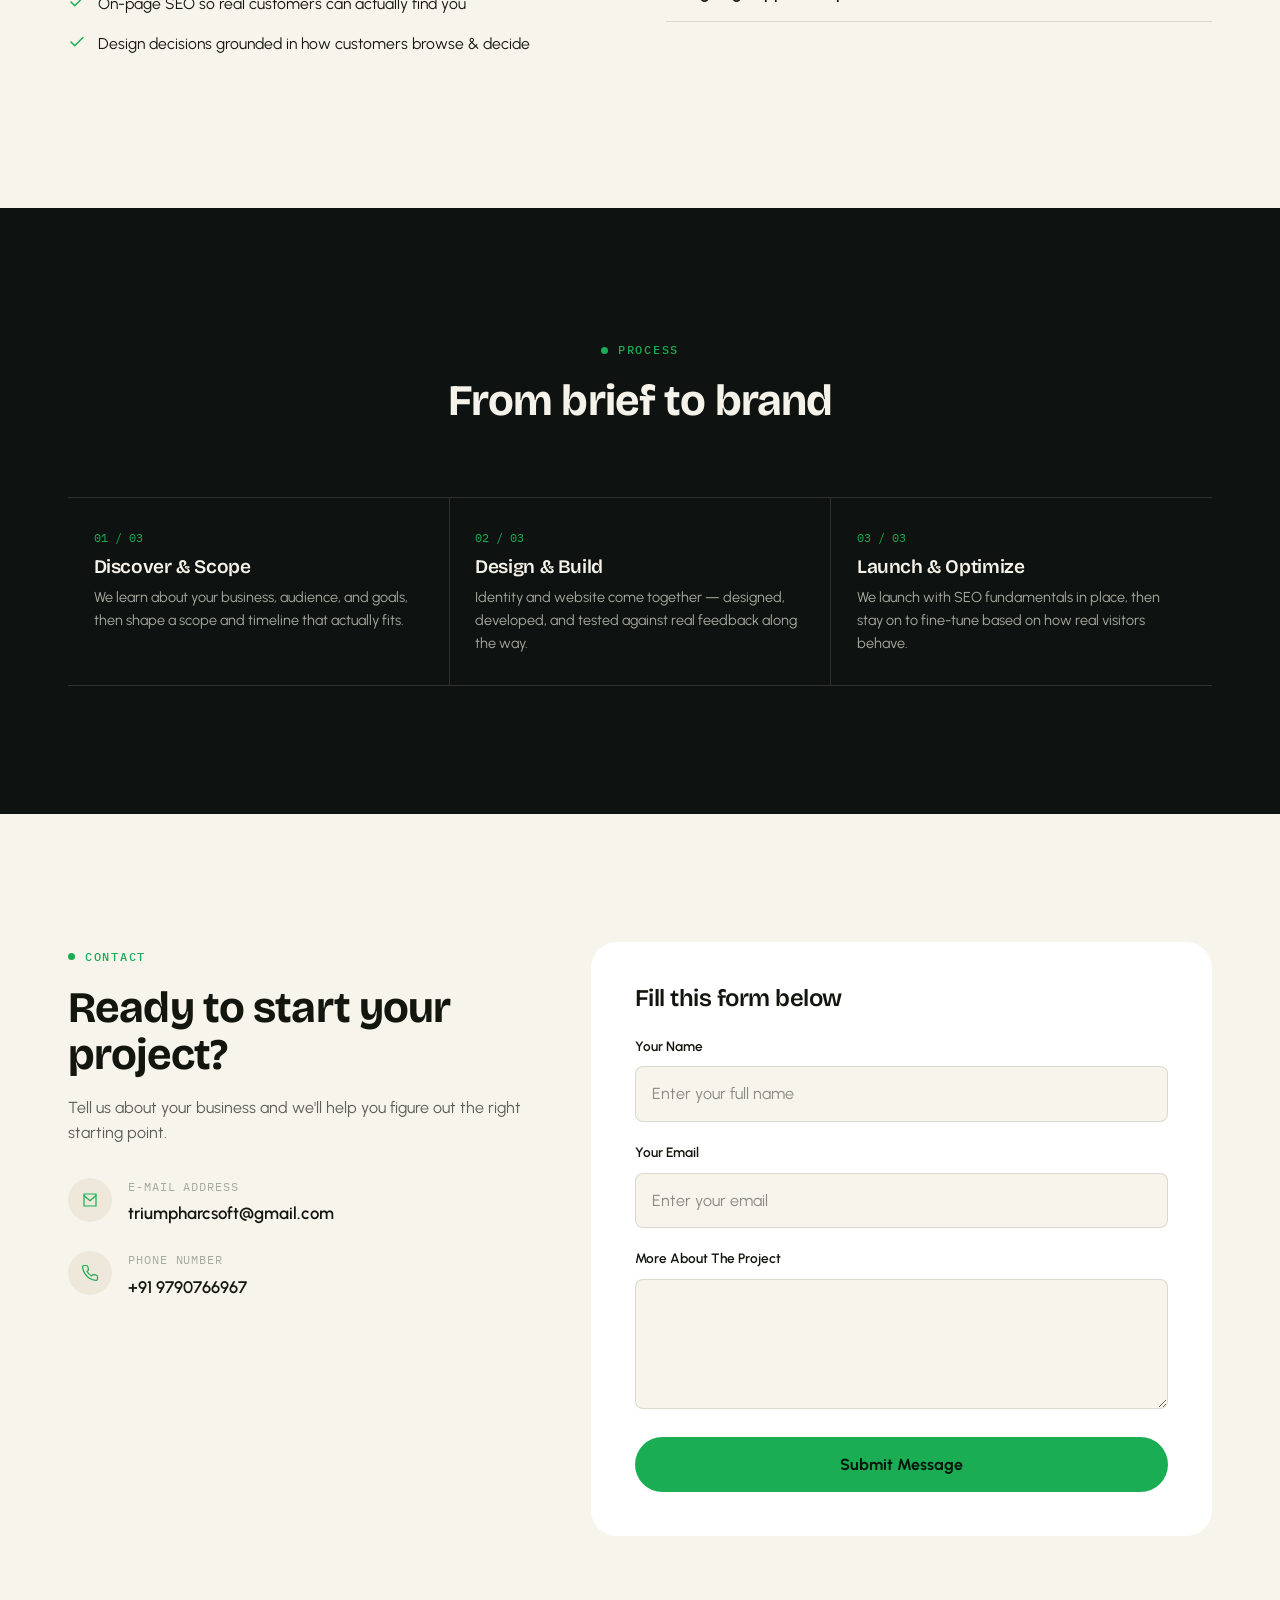
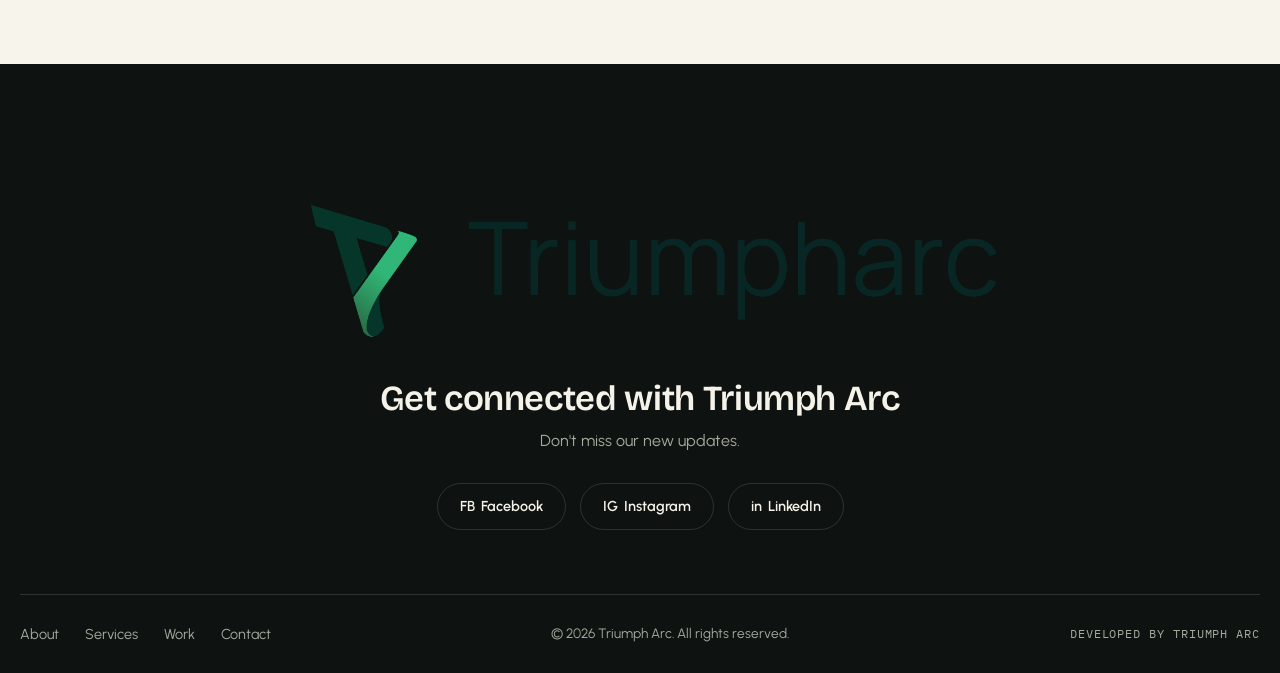
<file: service-single.html>
<!DOCTYPE html>
<html lang="en-US">
<head>
<meta charset="utf-8">
<title>Services | Triumph Arc</title>
<meta name="author" content="Triumph Arc">
<meta name="viewport" content="width=device-width, initial-scale=1, maximum-scale=1">
<meta name="description" content="Branding, web design & development, and SEO — Triumph Arc builds the complete brand experience your business needs to be seen, trusted, and chosen.">

<link rel="preconnect" href="https://fonts.googleapis.com">
<link rel="preconnect" href="https://fonts.gstatic.com" crossorigin>
<link href="https://fonts.googleapis.com/css2?family=Bricolage+Grotesque:opsz,wght@12..96,500;12..96,600;12..96,700;12..96,800&family=Urbanist:wght@400;500;600;700;800&family=IBM+Plex+Mono:wght@500&display=swap" rel="stylesheet">
<link rel="stylesheet" href="assets/css/style.css">
<link rel="shortcut icon" href="assets/images/logo/favicon.svg">
</head>
<body>

<header class="site-header">
  <div class="container">
    <a href="index.html" class="brand"><img src="assets/images/logo/logo-triumph.png" alt="Triumph Arc"></a>
    <nav class="main-nav">
      <a href="index.html">Home</a>
      <a href="about.html">About</a>
      <a href="service-single.html" class="active">Services</a>
      <a href="work-single.html">Work</a>
      <a href="contact.html">Contact</a>
    </nav>
    <div class="header-actions">
      <a href="contact.html" class="btn btn-primary">Start a Project
        <svg viewBox="0 0 24 24" fill="none" stroke="currentColor" stroke-width="2" stroke-linecap="round"><path d="M7 17 17 7M8 7h9v9"/></svg>
      </a>
      <button class="nav-toggle" aria-label="Open menu"><span></span><span></span><span></span></button>
    </div>
  </div>
</header>

<div class="mobile-nav">
  <a href="index.html">Home</a>
  <a href="about.html">About</a>
  <a href="service-single.html">Services</a>
  <a href="work-single.html">Work</a>
  <a href="contact.html">Contact</a>
  <a href="contact.html" class="btn btn-primary">Start a Project</a>
</div>

<main>

  <!-- Page hero -->
  <section class="hero hero-noVideo">
    <img class="hero-texture" src="assets/images/section/texture-2.jpg" alt="">
    <div class="container hero-inner">
      <div class="hero-eyebrow">What we do</div>
      <h1 data-reveal>Branding, web & SEO, <span class="accent">under one roof.</span></h1>
      <p class="lead" data-reveal data-reveal-delay="1">From logo to launch to search rankings, we design and build everything your brand needs to be seen, trusted, and chosen — with no jargon and no guesswork.</p>
    </div>
  </section>

  <!-- Intro -->
  <section class="on-paper pad">
    <div class="container">
      <div class="split" style="align-items:center;margin-bottom:64px;">
        <div data-reveal>
          <h2 style="margin-bottom:20px;">Branding, web design & SEO — all under one roof.</h2>
          <p class="lead">A great logo means little if the website behind it loads slow, feels generic, or can't be found on Google. That's why we treat branding, web design, and SEO as one connected system, not three separate services.</p>
        </div>
        <div data-reveal data-reveal-delay="1">
          <p style="margin-bottom:24px;">We start by understanding your business — your goals, your customers, your competitors, and what makes you worth choosing. Then we build an identity around it, and carry that identity into a website that's fast, clear, and built to convert visitors into enquiries.</p>
          <div class="tag-list">
            <span>Brand Identity</span>
            <span>Website Design & Development</span>
            <span>SEO & Search Visibility</span>
          </div>
        </div>
      </div>

      <!-- The 3 pillars -->
      <div class="pillar-strip" data-reveal>
        <div class="pillar">
          <span class="n">01</span>
          <h4>Brand Identity</h4>
          <p>Logo, colors, type, and tone that actually mean something — a system your business can grow into, not just a mark.</p>
        </div>
        <div class="pillar">
          <span class="n">02</span>
          <h4>Website Design & Development</h4>
          <p>Fast, responsive sites on clean, documented code — built around how your customers browse, decide, and get in touch.</p>
        </div>
        <div class="pillar">
          <span class="n">03</span>
          <h4>SEO & Search Visibility</h4>
          <p>On-page fundamentals set up from day one, so real customers can find you — not just people who already know your name.</p>
        </div>
      </div>
    </div>
  </section>

  <!-- What we do + deliverables -->
  <section class="on-paper pad" style="padding-top:0;">
    <div class="container">
      <div class="split">
        <div data-reveal>
          <div class="eyebrow">Key deliverables</div>
          <h3 style="margin-bottom:18px;">What's included</h3>
          <p style="margin-bottom:20px;">Every engagement starts with a discovery conversation to understand your business, your customers, and what "success" actually looks like for you — then we map that into a realistic scope and timeline before any design work begins.</p>
          <ul class="check-list">
            <li><svg viewBox="0 0 24 24" fill="none" stroke-width="2" stroke-linecap="round" stroke-linejoin="round"><path d="M20 6 9 17l-5-5"/></svg>A brand identity that feels intentional, not generic</li>
            <li><svg viewBox="0 0 24 24" fill="none" stroke-width="2" stroke-linecap="round" stroke-linejoin="round"><path d="M20 6 9 17l-5-5"/></svg>A fast, responsive website built on clean, documented code</li>
            <li><svg viewBox="0 0 24 24" fill="none" stroke-width="2" stroke-linecap="round" stroke-linejoin="round"><path d="M20 6 9 17l-5-5"/></svg>On-page SEO so real customers can actually find you</li>
            <li><svg viewBox="0 0 24 24" fill="none" stroke-width="2" stroke-linecap="round" stroke-linejoin="round"><path d="M20 6 9 17l-5-5"/></svg>Design decisions grounded in how customers browse & decide</li>
          </ul>
        </div>
        <div data-reveal data-reveal-delay="1">
          <div class="eyebrow">What you get</div>
          <h3 style="margin-bottom:18px;">Every project ships with</h3>
          <div style="display:grid;gap:0;border-top:1px solid var(--line-ink);">
            <div style="padding:16px 0;border-bottom:1px solid var(--line-ink);font-weight:600;">+ Brand Strategy & Identity</div>
            <div style="padding:16px 0;border-bottom:1px solid var(--line-ink);font-weight:600;">+ Website Design & Development</div>
            <div style="padding:16px 0;border-bottom:1px solid var(--line-ink);font-weight:600;">+ On-Page SEO & Search Setup</div>
            <div style="padding:16px 0;border-bottom:1px solid var(--line-ink);font-weight:600;">+ Ongoing Support & Optimization</div>
          </div>
        </div>
      </div>
    </div>
  </section>

  <!-- Process (3-step variant) -->
  <section class="on-ink pad">
    <div class="container">
      <div class="section-head center" data-reveal>
        <div class="eyebrow" style="justify-content:center;">Process</div>
        <h2 style="color:var(--text-paper);">From brief to brand</h2>
      </div>
      <div class="pillar-strip" style="border-color:var(--line-paper);">
        <div class="pillar" data-reveal>
          <span class="n">01 / 03</span>
          <h4 style="color:var(--text-paper);">Discover & Scope</h4>
          <p>We learn about your business, audience, and goals, then shape a scope and timeline that actually fits.</p>
        </div>
        <div class="pillar" data-reveal data-reveal-delay="1">
          <span class="n">02 / 03</span>
          <h4 style="color:var(--text-paper);">Design & Build</h4>
          <p>Identity and website come together — designed, developed, and tested against real feedback along the way.</p>
        </div>
        <div class="pillar" data-reveal data-reveal-delay="2">
          <span class="n">03 / 03</span>
          <h4 style="color:var(--text-paper);">Launch & Optimize</h4>
          <p>We launch with SEO fundamentals in place, then stay on to fine-tune based on how real visitors behave.</p>
        </div>
      </div>
    </div>
  </section>

  <!-- Contact -->
  <section class="on-paper pad" id="contact">
    <div class="container">
      <div class="contact-wrap">
        <div data-reveal>
          <div class="eyebrow">Contact</div>
          <h2>Ready to start your project?</h2>
          <p style="margin-top:16px;">Tell us about your business and we'll help you figure out the right starting point.</p>
          <div style="margin-top:32px;">
            <div class="contact-item">
              <div class="ic" style="background:var(--paper-3);"><svg viewBox="0 0 24 24" fill="none" stroke-width="1.6" stroke-linecap="round" stroke-linejoin="round"><path d="M4 4h16v16H4z"/><path d="m4 6 8 7 8-7"/></svg></div>
              <div><div class="lbl">E-mail address</div><div class="val" style="color:var(--text-ink);">triumpharcsoft@gmail.com</div></div>
            </div>
            <div class="contact-item">
              <div class="ic" style="background:var(--paper-3);"><svg viewBox="0 0 24 24" fill="none" stroke-width="1.6" stroke-linecap="round" stroke-linejoin="round"><path d="M22 16.92v3a2 2 0 0 1-2.18 2 19.79 19.79 0 0 1-8.63-3.07 19.5 19.5 0 0 1-6-6 19.79 19.79 0 0 1-3.07-8.67A2 2 0 0 1 4.11 2h3a2 2 0 0 1 2 1.72c.127.96.362 1.903.7 2.81a2 2 0 0 1-.45 2.11L8.09 9.91a16 16 0 0 0 6 6l1.27-1.27a2 2 0 0 1 2.11-.45c.907.338 1.85.573 2.81.7A2 2 0 0 1 22 16.92z"/></svg></div>
              <div><div class="lbl">Phone number</div><div class="val" style="color:var(--text-ink);">+91 9790766967</div></div>
            </div>
          </div>
        </div>
        <div data-reveal data-reveal-delay="1">
          <form class="form-contact tac-contact-form">
            <h4 class="heading fw-semibold">Fill this form below</h4>
            <input type="hidden" name="access_key" value="60503211-bf9a-4535-8ef0-4ff9858b1147">
            <input type="hidden" name="subject" value="New enquiry from the Triumph Arc website">
            <input type="hidden" name="from_name" value="Triumph Arc Website">
            <input type="checkbox" name="botcheck" style="display:none">
            <fieldset class="mb-21">
              <label class="fw-semibold text-body-3 mb-20">Your Name</label>
              <input type="text" name="name" placeholder="Enter your full name" required>
            </fieldset>
            <fieldset class="mb-21">
              <label class="fw-semibold text-body-3 mb-20">Your Email</label>
              <input type="email" name="email" placeholder="Enter your email" required>
            </fieldset>
            <fieldset class="mb-18">
              <label class="fw-semibold text-body-3 mb-0">More About The Project</label>
              <textarea name="message" required></textarea>
            </fieldset>
            <button type="submit" class="tf-btn w-100">Submit Message</button>
            <div class="tac-form-msg" style="display:none; margin-top:12px; font-weight:600;"></div>
          </form>
        </div>
      </div>
    </div>
  </section>

</main>

<footer class="site-footer">
  <div class="footer-top container">
    <img class="footer-wordmark" src="assets/images/logo/logo-footer.png" alt="Triumph Arc">
    <h3>Get connected with Triumph Arc</h3>
    <p>Don't miss our new updates.</p>
    <div class="footer-social">
      <a href="https://www.facebook.com/share/1HqC79cJp2/" target="_blank" rel="noopener">FB &nbsp;Facebook</a>
      <a href="https://www.instagram.com/thetriumpharc?igsh=c20ybTgyNjExNW56" target="_blank" rel="noopener">IG &nbsp;Instagram</a>
      <a href="https://www.linkedin.com/in/triumph-arc-b41528390?utm_source=share_via&utm_content=profile&utm_medium=member_android" target="_blank" rel="noopener">in &nbsp;LinkedIn</a>
    </div>
  </div>
  <div class="container footer-bottom">
    <ul class="footer-links">
      <li><a href="about.html">About</a></li>
      <li><a href="service-single.html">Services</a></li>
      <li><a href="work-single.html">Work</a></li>
      <li><a href="contact.html">Contact</a></li>
    </ul>
    <p class="footer-copy">© 2026 Triumph Arc. All rights reserved.</p>
    <span class="footer-credit">Developed by Triumph Arc</span>
  </div>
</footer>

<script src="assets/js/main.js"></script>
</body>
</html>
</file>
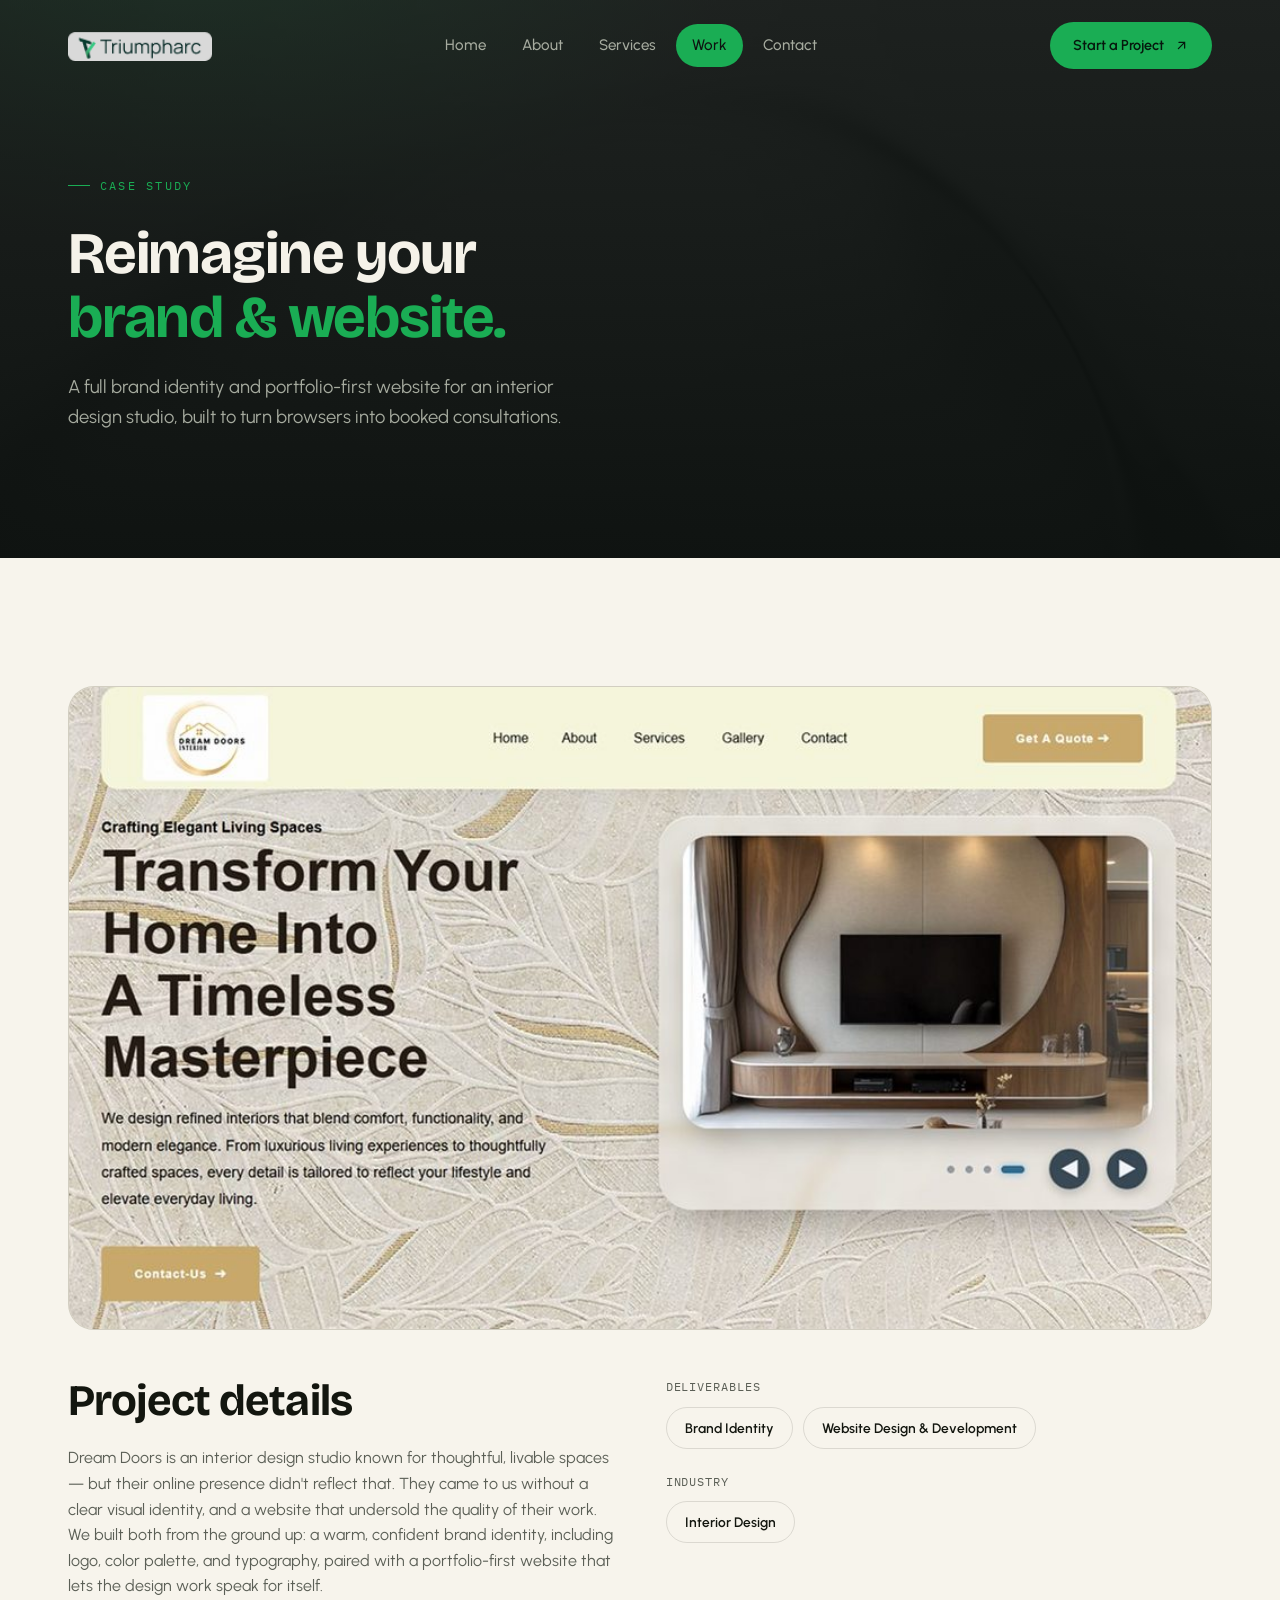
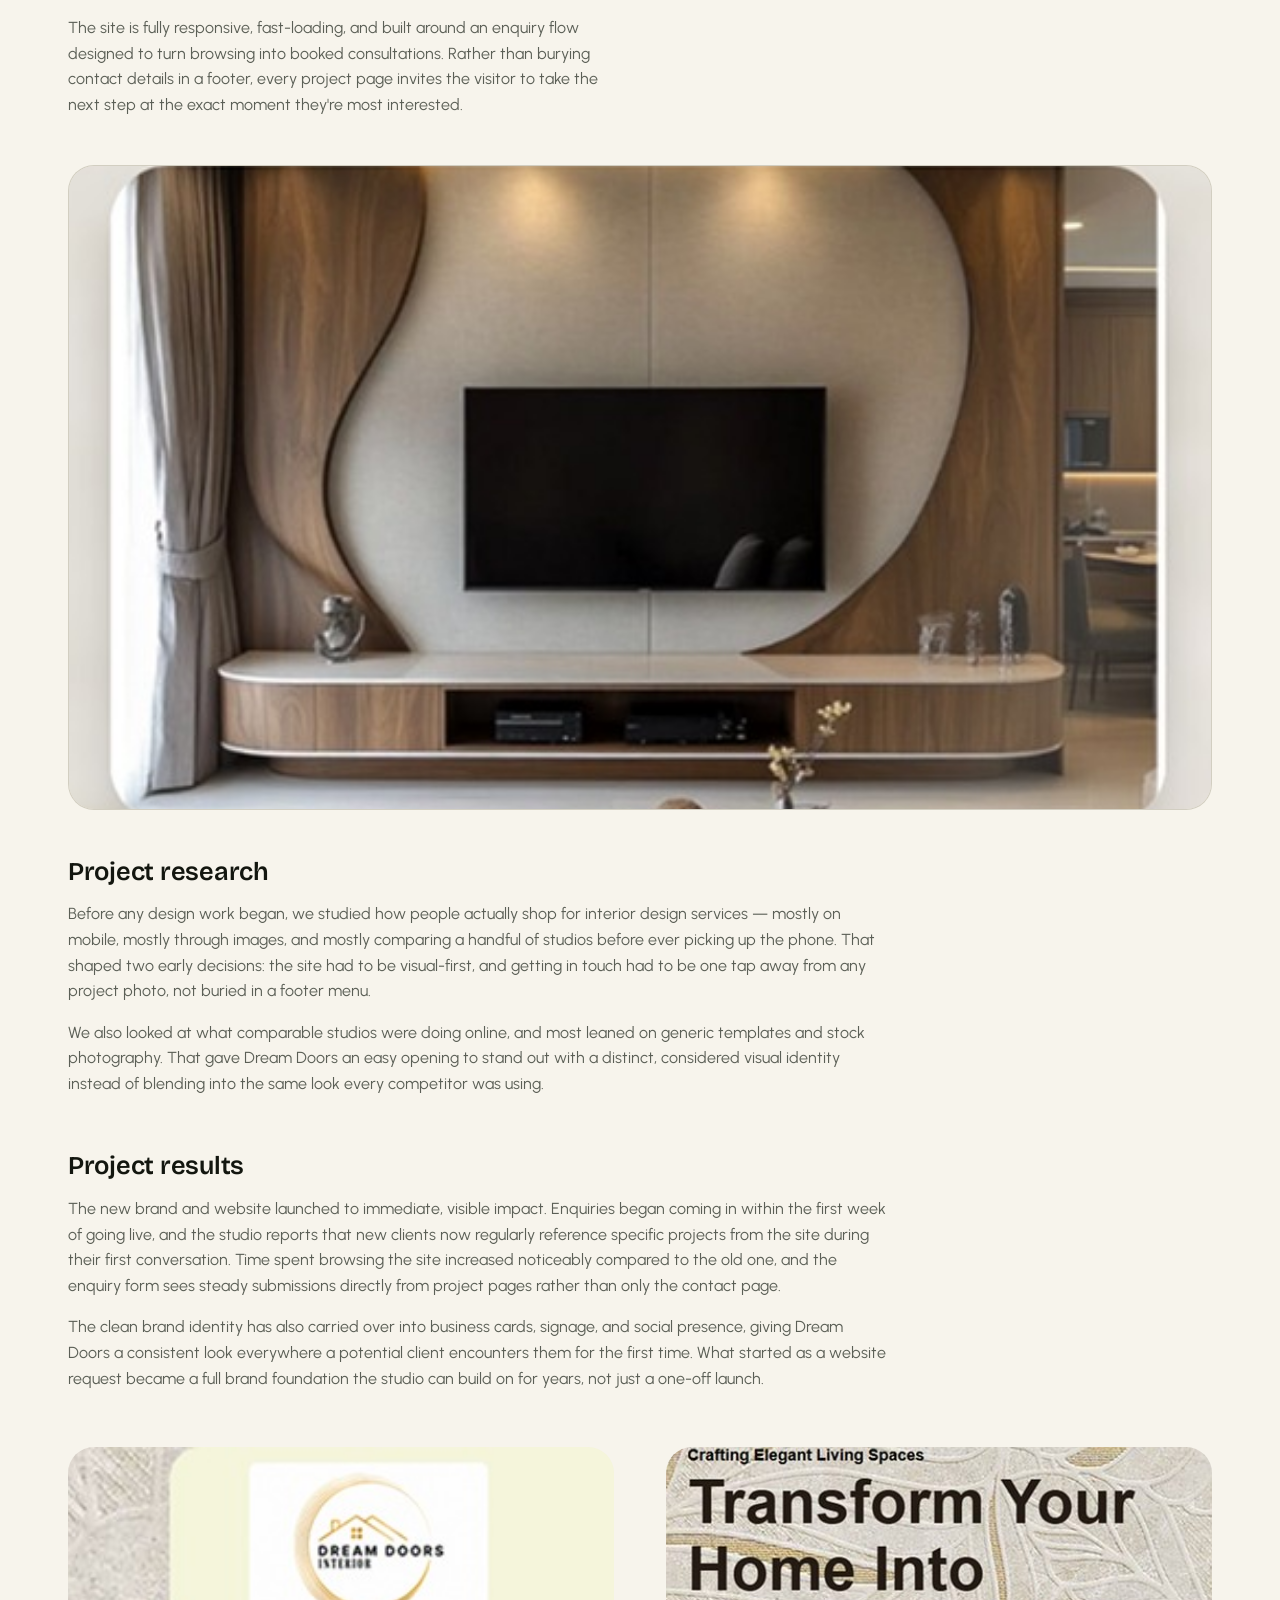
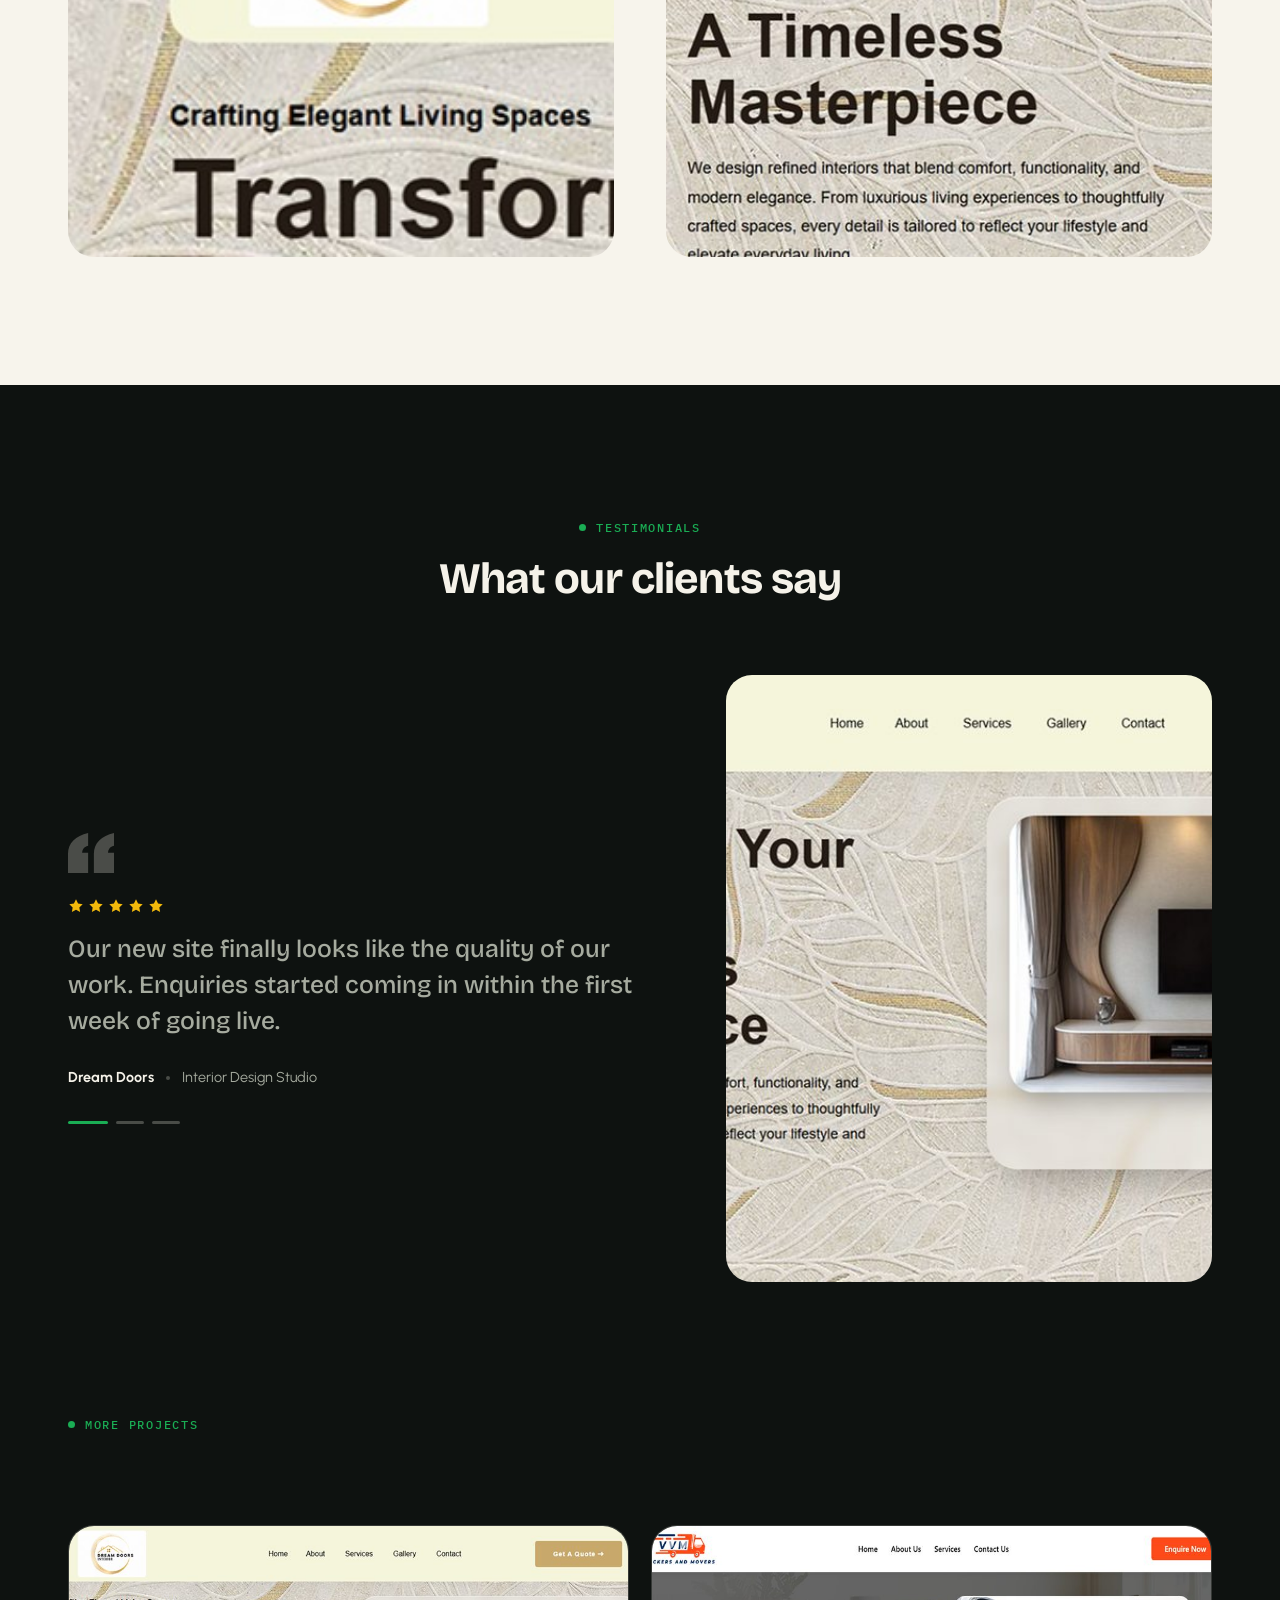
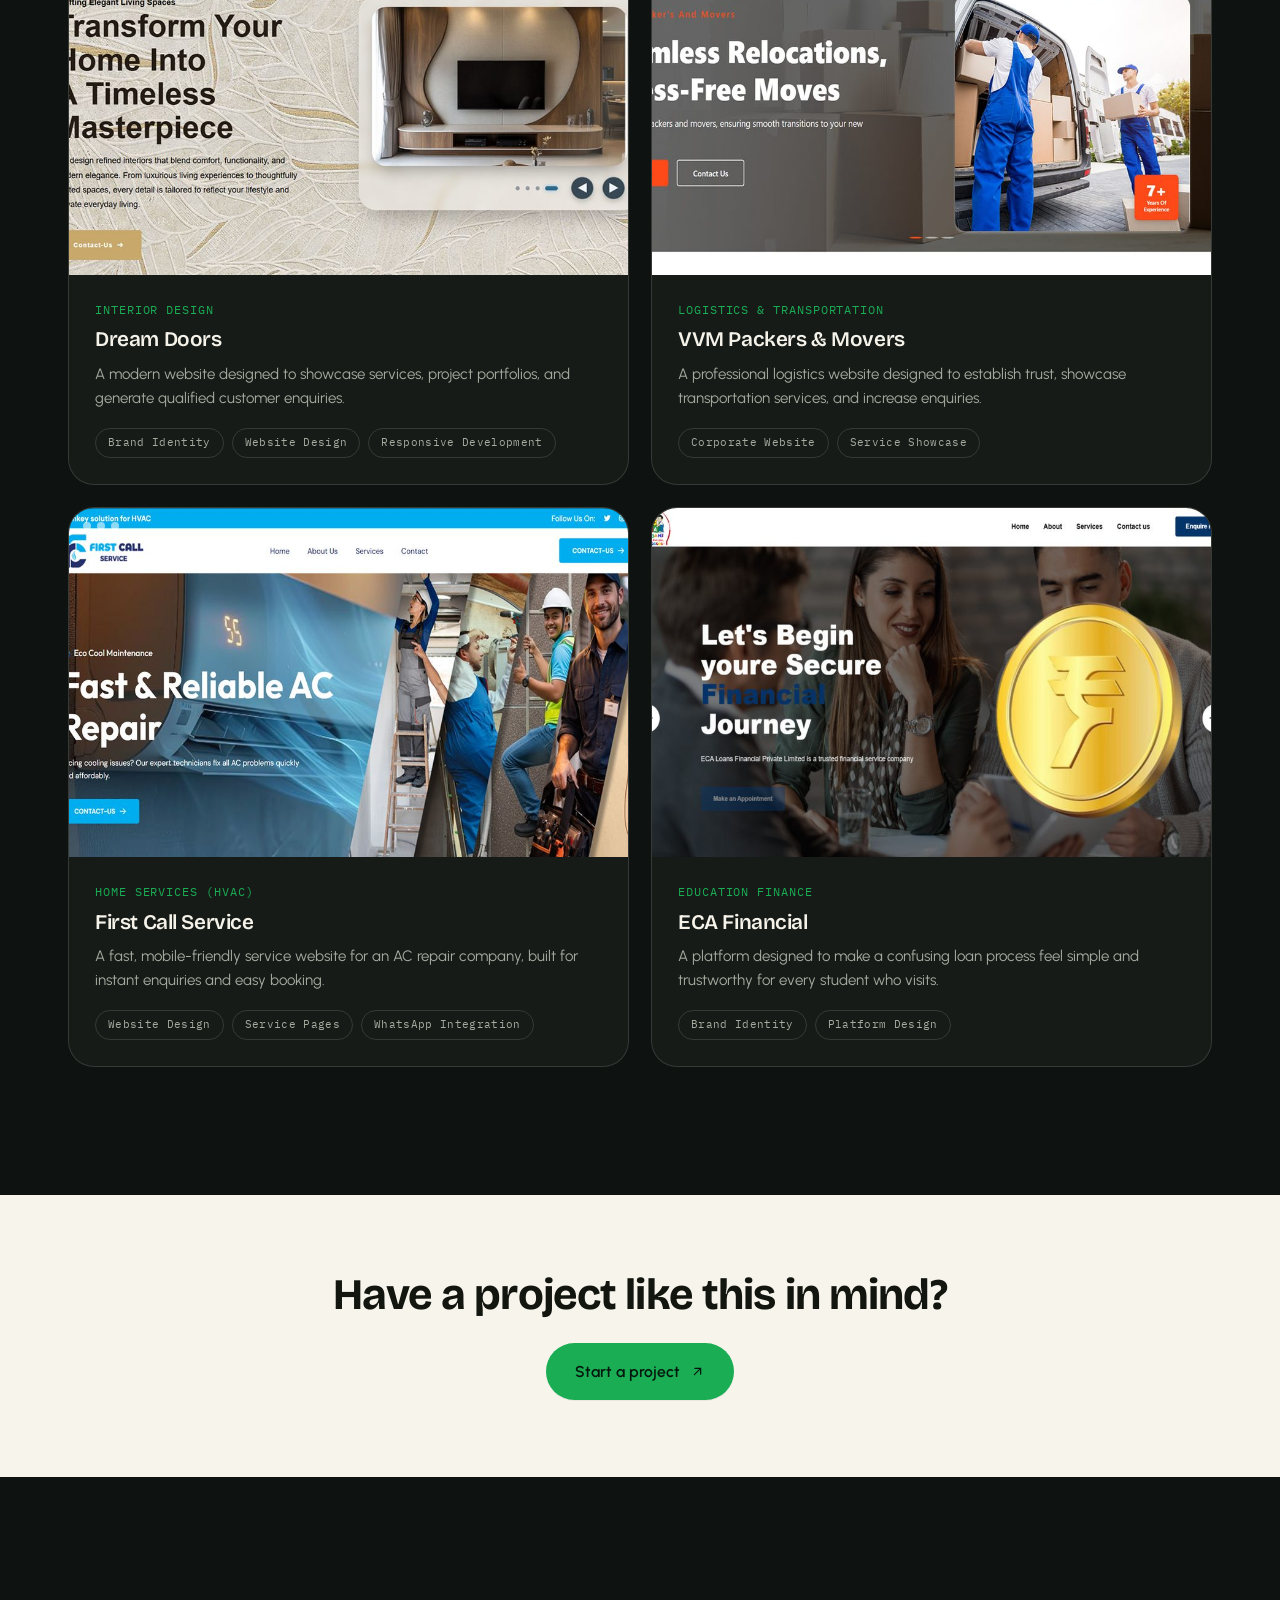
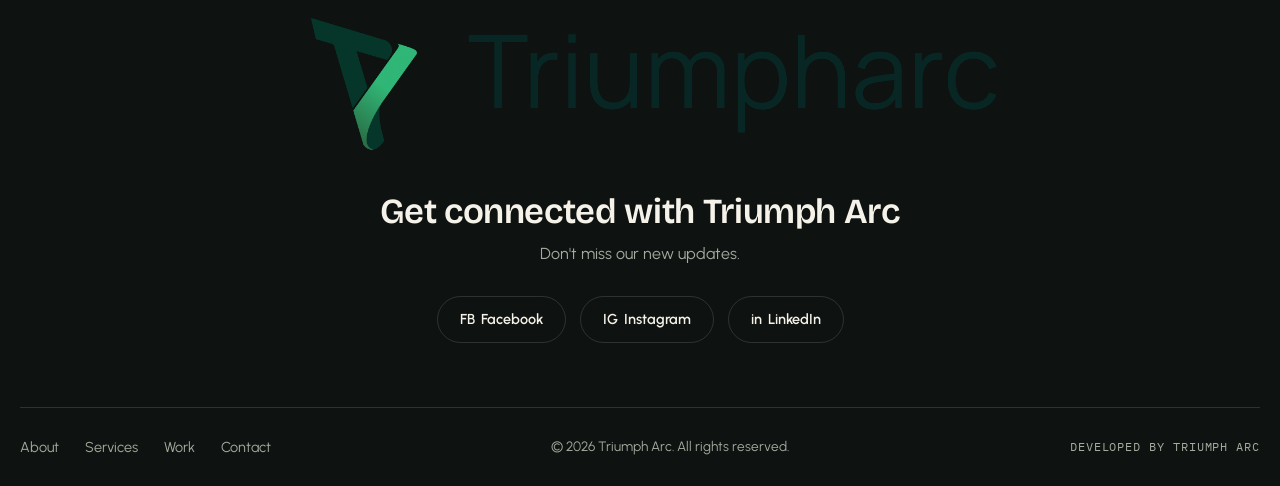
<file: work-single.html>
<!DOCTYPE html>
<html lang="en-US">
<head>
<meta charset="utf-8">
<title>Work | Triumph Arc</title>
<meta name="author" content="Triumph Arc">
<meta name="viewport" content="width=device-width, initial-scale=1, maximum-scale=1">
<meta name="description" content="A full brand identity and portfolio-first website for Dream Doors interior design studio, built to turn browsers into booked consultations — plus more Triumph Arc projects.">

<link rel="preconnect" href="https://fonts.googleapis.com">
<link rel="preconnect" href="https://fonts.gstatic.com" crossorigin>
<link href="https://fonts.googleapis.com/css2?family=Bricolage+Grotesque:opsz,wght@12..96,500;12..96,600;12..96,700;12..96,800&family=Urbanist:wght@400;500;600;700;800&family=IBM+Plex+Mono:wght@500&display=swap" rel="stylesheet">
<link rel="stylesheet" href="assets/css/style.css">
<link rel="shortcut icon" href="assets/images/logo/favicon.svg">
</head>
<body>

<header class="site-header">
  <div class="container">
    <a href="index.html" class="brand"><img src="assets/images/logo/logo-triumph.png" alt="Triumph Arc"></a>
    <nav class="main-nav">
      <a href="index.html">Home</a>
      <a href="about.html">About</a>
      <a href="service-single.html">Services</a>
      <a href="work-single.html" class="active">Work</a>
      <a href="contact.html">Contact</a>
    </nav>
    <div class="header-actions">
      <a href="contact.html" class="btn btn-primary">Start a Project
        <svg viewBox="0 0 24 24" fill="none" stroke="currentColor" stroke-width="2" stroke-linecap="round"><path d="M7 17 17 7M8 7h9v9"/></svg>
      </a>
      <button class="nav-toggle" aria-label="Open menu"><span></span><span></span><span></span></button>
    </div>
  </div>
</header>

<div class="mobile-nav">
  <a href="index.html">Home</a>
  <a href="about.html">About</a>
  <a href="service-single.html">Services</a>
  <a href="work-single.html">Work</a>
  <a href="contact.html">Contact</a>
  <a href="contact.html" class="btn btn-primary">Start a Project</a>
</div>

<main>

  <!-- Page hero -->
  <section class="hero hero-noVideo">
    <img class="hero-texture" src="assets/images/section/texture-3.jpg" alt="">
    <div class="container hero-inner">
      <div class="hero-eyebrow">Case study</div>
      <h1 data-reveal>Reimagine your <span class="accent">brand & website.</span></h1>
      <p class="lead" data-reveal data-reveal-delay="1">A full brand identity and portfolio-first website for an interior design studio, built to turn browsers into booked consultations.</p>
    </div>
  </section>

  <!-- Case study -->
  <section class="on-paper pad">
    <div class="container">
      <div class="cs-cover" data-reveal>
        <img src="assets/images/work/dream-doors-1.jpg" alt="Dream Doors website homepage">
      </div>

      <div class="split" style="margin-bottom:48px;">
        <div data-reveal>
          <h2 style="margin-bottom:20px;">Project details</h2>
          <p style="margin-bottom:16px;">Dream Doors is an interior design studio known for thoughtful, livable spaces — but their online presence didn't reflect that. They came to us without a clear visual identity, and a website that undersold the quality of their work. We built both from the ground up: a warm, confident brand identity, including logo, color palette, and typography, paired with a portfolio-first website that lets the design work speak for itself.</p>
          <p>The site is fully responsive, fast-loading, and built around an enquiry flow designed to turn browsing into booked consultations. Rather than burying contact details in a footer, every project page invites the visitor to take the next step at the exact moment they're most interested.</p>
        </div>
        <div data-reveal data-reveal-delay="1">
          <div class="cs-meta-row" style="flex-direction:column;gap:24px;padding:0;border:none;margin-bottom:0;">
            <div>
              <div class="m-label">Deliverables</div>
              <div class="tag-list"><span>Brand Identity</span><span>Website Design & Development</span></div>
            </div>
            <div>
              <div class="m-label">Industry</div>
              <div class="tag-list"><span>Interior Design</span></div>
            </div>
          </div>
        </div>
      </div>

      <div class="cs-cover" data-reveal>
        <img src="assets/images/work/dream-doors-2.jpg" alt="Dream Doors interior project detail">
      </div>

      <div style="max-width:820px;margin-bottom:56px;" data-reveal>
        <h3 style="margin-bottom:16px;">Project research</h3>
        <p style="margin-bottom:16px;">Before any design work began, we studied how people actually shop for interior design services — mostly on mobile, mostly through images, and mostly comparing a handful of studios before ever picking up the phone. That shaped two early decisions: the site had to be visual-first, and getting in touch had to be one tap away from any project photo, not buried in a footer menu.</p>
        <p>We also looked at what comparable studios were doing online, and most leaned on generic templates and stock photography. That gave Dream Doors an easy opening to stand out with a distinct, considered visual identity instead of blending into the same look every competitor was using.</p>
      </div>

      <div style="max-width:820px;margin-bottom:56px;" data-reveal>
        <h3 style="margin-bottom:16px;">Project results</h3>
        <p style="margin-bottom:16px;">The new brand and website launched to immediate, visible impact. Enquiries began coming in within the first week of going live, and the studio reports that new clients now regularly reference specific projects from the site during their first conversation. Time spent browsing the site increased noticeably compared to the old one, and the enquiry form sees steady submissions directly from project pages rather than only the contact page.</p>
        <p>The clean brand identity has also carried over into business cards, signage, and social presence, giving Dream Doors a consistent look everywhere a potential client encounters them for the first time. What started as a website request became a full brand foundation the studio can build on for years, not just a one-off launch.</p>
      </div>

      <div class="split" data-reveal>
        <img src="assets/images/work/dream-doors-3.jpg" alt="Dream Doors detail shot">
        <img src="assets/images/work/dream-doors-4.jpg" alt="Dream Doors detail shot">
      </div>
    </div>
  </section>

  <!-- Testimonials -->
  <section class="on-ink pad">
    <div class="container">
      <div class="section-head center" data-reveal>
        <div class="eyebrow" style="justify-content:center;">Testimonials</div>
        <h2 style="color:var(--text-paper);">What our clients say</h2>
      </div>
      <div class="testi-wrap">
        <div data-reveal>
          <div class="testi-quote-mark"><svg viewBox="0 0 23 20" fill="none"><path d="M12.9375 20V10.3597C12.9375 7.72182 13.824 5.51559 15.5969 3.74101C17.4177 1.91847 19.8854 0.671463 23 0V6.40288C21.8021 6.78657 21.0115 7.26619 20.6281 7.84173C20.2448 8.3693 20.0292 9.04077 19.9813 9.85612H23V20H12.9375ZM0 20V10.3597C0 7.72182 0.886459 5.51559 2.65938 3.74101C4.48021 1.91847 6.94792 0.671463 10.0625 0V6.40288C8.9125 6.78657 8.12187 7.26619 7.69062 7.84173C7.30729 8.3693 7.09167 9.04077 7.04375 9.85612H10.0625V20H0Z" fill="currentColor"/></svg></div>
          <div class="testi-slide is-active">
            <div class="testi-stars"><svg viewBox="0 0 24 24" fill="currentColor"><path d="M12 2l3.09 6.26L22 9.27l-5 4.87L18.18 21 12 17.77 5.82 21 7 14.14l-5-4.87 6.91-1.01L12 2z"/></svg><svg viewBox="0 0 24 24" fill="currentColor"><path d="M12 2l3.09 6.26L22 9.27l-5 4.87L18.18 21 12 17.77 5.82 21 7 14.14l-5-4.87 6.91-1.01L12 2z"/></svg><svg viewBox="0 0 24 24" fill="currentColor"><path d="M12 2l3.09 6.26L22 9.27l-5 4.87L18.18 21 12 17.77 5.82 21 7 14.14l-5-4.87 6.91-1.01L12 2z"/></svg><svg viewBox="0 0 24 24" fill="currentColor"><path d="M12 2l3.09 6.26L22 9.27l-5 4.87L18.18 21 12 17.77 5.82 21 7 14.14l-5-4.87 6.91-1.01L12 2z"/></svg><svg viewBox="0 0 24 24" fill="currentColor"><path d="M12 2l3.09 6.26L22 9.27l-5 4.87L18.18 21 12 17.77 5.82 21 7 14.14l-5-4.87 6.91-1.01L12 2z"/></svg></div>
            <p class="testi-text">Our new site finally looks like the quality of our work. Enquiries started coming in within the first week of going live.</p>
            <div class="testi-cite"><b>Dream Doors</b><span class="dot"></span>Interior Design Studio</div>
          </div>
          <div class="testi-slide">
            <div class="testi-stars"><svg viewBox="0 0 24 24" fill="currentColor"><path d="M12 2l3.09 6.26L22 9.27l-5 4.87L18.18 21 12 17.77 5.82 21 7 14.14l-5-4.87 6.91-1.01L12 2z"/></svg><svg viewBox="0 0 24 24" fill="currentColor"><path d="M12 2l3.09 6.26L22 9.27l-5 4.87L18.18 21 12 17.77 5.82 21 7 14.14l-5-4.87 6.91-1.01L12 2z"/></svg><svg viewBox="0 0 24 24" fill="currentColor"><path d="M12 2l3.09 6.26L22 9.27l-5 4.87L18.18 21 12 17.77 5.82 21 7 14.14l-5-4.87 6.91-1.01L12 2z"/></svg><svg viewBox="0 0 24 24" fill="currentColor"><path d="M12 2l3.09 6.26L22 9.27l-5 4.87L18.18 21 12 17.77 5.82 21 7 14.14l-5-4.87 6.91-1.01L12 2z"/></svg><svg viewBox="0 0 24 24" fill="currentColor"><path d="M12 2l3.09 6.26L22 9.27l-5 4.87L18.18 21 12 17.77 5.82 21 7 14.14l-5-4.87 6.91-1.01L12 2z"/></svg></div>
            <p class="testi-text">They didn't just build us a platform — they made a confusing loan process feel simple for every student who visits.</p>
            <div class="testi-cite"><b>ECA Financial</b><span class="dot"></span>Education Finance Platform</div>
          </div>
          <div class="testi-slide">
            <div class="testi-stars"><svg viewBox="0 0 24 24" fill="currentColor"><path d="M12 2l3.09 6.26L22 9.27l-5 4.87L18.18 21 12 17.77 5.82 21 7 14.14l-5-4.87 6.91-1.01L12 2z"/></svg><svg viewBox="0 0 24 24" fill="currentColor"><path d="M12 2l3.09 6.26L22 9.27l-5 4.87L18.18 21 12 17.77 5.82 21 7 14.14l-5-4.87 6.91-1.01L12 2z"/></svg><svg viewBox="0 0 24 24" fill="currentColor"><path d="M12 2l3.09 6.26L22 9.27l-5 4.87L18.18 21 12 17.77 5.82 21 7 14.14l-5-4.87 6.91-1.01L12 2z"/></svg><svg viewBox="0 0 24 24" fill="currentColor"><path d="M12 2l3.09 6.26L22 9.27l-5 4.87L18.18 21 12 17.77 5.82 21 7 14.14l-5-4.87 6.91-1.01L12 2z"/></svg><svg viewBox="0 0 24 24" fill="currentColor"><path d="M12 2l3.09 6.26L22 9.27l-5 4.87L18.18 21 12 17.77 5.82 21 7 14.14l-5-4.87 6.91-1.01L12 2z"/></svg></div>
            <p class="testi-text">Bookings went up almost immediately. Customers tell us they trust us more just from how the site looks and reads.</p>
            <div class="testi-cite"><b>First Call Service</b><span class="dot"></span>AC Repair & Installation</div>
          </div>
          <div class="testi-dots"></div>
        </div>
        <div data-reveal data-reveal-delay="1">
          <div class="testi-visual">
            <img class="is-active" src="assets/images/work/dream-doors.jpg" alt="Dream Doors website">
            <img src="assets/images/work/eca-loans.jpg" alt="ECA Financial website">
            <img src="assets/images/work/first-call-service.jpg" alt="First Call Service website">
          </div>
        </div>
      </div>
    </div>
  </section>

  <!-- More projects -->
  <section class="on-ink pad" style="padding-top:0;">
    <div class="container">
      <div class="section-head" data-reveal>
        <div class="eyebrow">More projects</div>
      </div>
      <div class="work-grid">
        <div class="work-card" data-reveal>
          <div class="work-shot"><div class="dots"><span></span><span></span><span></span></div><img src="assets/images/work/dream-doors.jpg" alt="Dream Doors interior design website"></div>
          <div class="work-body">
            <div class="work-tag">Interior Design</div>
            <h4>Dream Doors</h4>
            <p>A modern website designed to showcase services, project portfolios, and generate qualified customer enquiries.</p>
            <div class="work-meta"><span>Brand Identity</span><span>Website Design</span><span>Responsive Development</span></div>
          </div>
        </div>
        <div class="work-card" data-reveal data-reveal-delay="1">
          <div class="work-shot"><div class="dots"><span></span><span></span><span></span></div><img src="assets/images/work/vvm-packers.jpg" alt="VVM Packers and Movers website"></div>
          <div class="work-body">
            <div class="work-tag">Logistics & Transportation</div>
            <h4>VVM Packers & Movers</h4>
            <p>A professional logistics website designed to establish trust, showcase transportation services, and increase enquiries.</p>
            <div class="work-meta"><span>Corporate Website</span><span>Service Showcase</span></div>
          </div>
        </div>
        <div class="work-card" data-reveal>
          <div class="work-shot"><div class="dots"><span></span><span></span><span></span></div><img src="assets/images/work/first-call-service.jpg" alt="First Call Service AC repair website"></div>
          <div class="work-body">
            <div class="work-tag">Home Services (HVAC)</div>
            <h4>First Call Service</h4>
            <p>A fast, mobile-friendly service website for an AC repair company, built for instant enquiries and easy booking.</p>
            <div class="work-meta"><span>Website Design</span><span>Service Pages</span><span>WhatsApp Integration</span></div>
          </div>
        </div>
        <div class="work-card" data-reveal data-reveal-delay="1">
          <div class="work-shot"><div class="dots"><span></span><span></span><span></span></div><img src="assets/images/work/eca-loans.jpg" alt="ECA Loans Financial website"></div>
          <div class="work-body">
            <div class="work-tag">Education Finance</div>
            <h4>ECA Financial</h4>
            <p>A platform designed to make a confusing loan process feel simple and trustworthy for every student who visits.</p>
            <div class="work-meta"><span>Brand Identity</span><span>Platform Design</span></div>
          </div>
        </div>
      </div>
    </div>
  </section>

  <!-- CTA band (no form on this page, matching the original site) -->
  <section class="on-paper pad-sm">
    <div class="container" style="text-align:center;" data-reveal>
      <h2 style="margin-bottom:24px;">Have a project like this in mind?</h2>
      <a href="contact.html" class="btn btn-primary">Start a project
        <svg viewBox="0 0 24 24" fill="none" stroke="currentColor" stroke-width="2" stroke-linecap="round"><path d="M7 17 17 7M8 7h9v9"/></svg>
      </a>
    </div>
  </section>

</main>

<footer class="site-footer">
  <div class="footer-top container">
    <img class="footer-wordmark" src="assets/images/logo/logo-footer.png" alt="Triumph Arc">
    <h3>Get connected with Triumph Arc</h3>
    <p>Don't miss our new updates.</p>
    <div class="footer-social">
      <a href="https://www.facebook.com/share/1HqC79cJp2/" target="_blank" rel="noopener">FB &nbsp;Facebook</a>
      <a href="https://www.instagram.com/thetriumpharc?igsh=c20ybTgyNjExNW56" target="_blank" rel="noopener">IG &nbsp;Instagram</a>
      <a href="https://www.linkedin.com/in/triumph-arc-b41528390?utm_source=share_via&utm_content=profile&utm_medium=member_android" target="_blank" rel="noopener">in &nbsp;LinkedIn</a>
    </div>
  </div>
  <div class="container footer-bottom">
    <ul class="footer-links">
      <li><a href="about.html">About</a></li>
      <li><a href="service-single.html">Services</a></li>
      <li><a href="work-single.html">Work</a></li>
      <li><a href="contact.html">Contact</a></li>
    </ul>
    <p class="footer-copy">© 2026 Triumph Arc. All rights reserved.</p>
    <span class="footer-credit">Developed by Triumph Arc</span>
  </div>
</footer>

<script src="assets/js/main.js"></script>
</body>
</html>
</file>
<file: assets/css/style.css>
/* ==========================================================================
   TRIUMPH ARC — Design System
   Brand: growth redefined. Signature motif: the rising arc (the "arc" in
   Triumph Arc / a growth curve) used as a structural divider + graphic,
   never as decoration for its own sake.
   ========================================================================== */

:root {
  /* ---- Color: ink & paper + the four brand hues lifted from the logo ---- */
  --ink: #0E1210;
  --ink-2: #161B18;
  --ink-3: #1E2521;
  --paper: #F7F4EC;
  --paper-2: #FFFFFF;
  --paper-3: #EDE8DA;

  --text-ink: #13160F;
  --text-ink-soft: #5B5F56;
  --text-paper: #F5F2E9;
  --text-paper-soft: #A6AB9F;

  --line-ink: rgba(19, 22, 15, 0.12);
  --line-ink-strong: rgba(19, 22, 15, 0.22);
  --line-paper: rgba(245, 242, 233, 0.14);
  --line-paper-strong: rgba(245, 242, 233, 0.26);

  --green: #1AAD54;
  --green-deep: #12793B;
  --red: #E7382F;
  --gold: #F3BA0B;
  --blue: #3E82E6;

  /* ---- Type ---- */
  --font-display: "Bricolage Grotesque", "Urbanist", sans-serif;
  --font-body: "Urbanist", sans-serif;
  --font-mono: "IBM Plex Mono", monospace;

  --fs-h1: clamp(2.5rem, 4.6vw, 4.5rem);
  --fs-h2: clamp(2rem, 3.4vw, 3rem);
  --fs-h3: clamp(1.4rem, 2vw, 1.75rem);
  --fs-h4: 1.2rem;
  --fs-lg: 1.15rem;
  --fs-body: 1rem;
  --fs-sm: 0.9rem;
  --fs-label: 0.78rem;

  /* ---- Spacing / shape ---- */
  --container: 1240px;
  --pad: clamp(20px, 5vw, 48px);
  --section-pad: clamp(72px, 10vw, 132px);
  --radius-sm: 8px;
  --radius-md: 16px;
  --radius-lg: 26px;
  --radius-pill: 999px;

  --ease: cubic-bezier(0.16, 1, 0.3, 1);
}

/* ---- Reset ---- */
* { box-sizing: border-box; }
html { scroll-behavior: smooth; }
@media (prefers-reduced-motion: reduce) {
  html { scroll-behavior: auto; }
  * { animation-duration: 0.01ms !important; animation-iteration-count: 1 !important; transition-duration: 0.01ms !important; scroll-behavior: auto !important; }
}

body, h1, h2, h3, h4, p, figure, blockquote { margin: 0; }
ul { margin: 0; padding: 0; list-style: none; }
a { color: inherit; text-decoration: none; }
img { max-width: 100%; display: block; }
button { font: inherit; cursor: pointer; }
input, textarea, select { font: inherit; }

body {
  background: var(--paper);
  color: var(--text-ink);
  font-family: var(--font-body);
  font-size: var(--fs-body);
  line-height: 1.6;
  -webkit-font-smoothing: antialiased;
  overflow-x: hidden;
}

::selection { background: var(--green); color: var(--ink); }

:focus-visible {
  outline: 2px solid var(--green);
  outline-offset: 3px;
}

.container {
  max-width: var(--container);
  margin: 0 auto;
  padding: 0 var(--pad);
}

section { position: relative; }

.on-ink { background: var(--ink); color: var(--text-paper); }
.on-paper { background: var(--paper); color: var(--text-ink); }
.on-paper-2 { background: var(--paper-2); color: var(--text-ink); }

.pad { padding-top: var(--section-pad); padding-bottom: var(--section-pad); }
.pad-top { padding-top: var(--section-pad); }
.pad-bot { padding-bottom: var(--section-pad); }
.pad-sm { padding-top: clamp(48px,6vw,80px); padding-bottom: clamp(48px,6vw,80px); }

/* ==========================================================================
   Typography
   ========================================================================== */

h1, h2, h3, h4, .font-display {
  font-family: var(--font-display);
  font-weight: 700;
  letter-spacing: -0.02em;
  line-height: 1.08;
}

h1 { font-size: var(--fs-h1); }
h2 { font-size: var(--fs-h2); }
h3 { font-size: var(--fs-h3); font-weight: 600; letter-spacing: -0.01em; }
h4 { font-size: var(--fs-h4); font-weight: 600; }

p { color: var(--text-ink-soft); }
.on-ink p, .on-ink .text-soft { color: var(--text-paper-soft); }

.lead { font-size: var(--fs-lg); line-height: 1.6; }

.eyebrow {
  display: inline-flex;
  align-items: center;
  gap: 10px;
  font-family: var(--font-mono);
  font-size: var(--fs-label);
  text-transform: uppercase;
  letter-spacing: 0.14em;
  color: var(--green);
  font-weight: 500;
  margin-bottom: 18px;
}
.eyebrow::before {
  content: "";
  width: 7px; height: 7px;
  border-radius: 50%;
  background: var(--green);
  flex-shrink: 0;
}
.on-ink .eyebrow { color: var(--green); }

.section-head { max-width: 640px; margin-bottom: clamp(40px, 6vw, 72px); }
.section-head.center { max-width: 700px; margin-left: auto; margin-right: auto; text-align: center; }
.section-head p { margin-top: 18px; font-size: var(--fs-lg); }

.text-ink { color: var(--text-ink) !important; }
.text-soft { color: var(--text-ink-soft); }
.text-green { color: var(--green); }

.gradient-text {
  background: linear-gradient(90deg, var(--green), var(--blue) 55%, var(--gold));
  -webkit-background-clip: text;
  background-clip: text;
  color: transparent;
}

/* ==========================================================================
   Buttons
   ========================================================================== */

.btn {
  display: inline-flex;
  align-items: center;
  justify-content: center;
  gap: 10px;
  font-family: var(--font-body);
  font-weight: 600;
  font-size: 0.98rem;
  padding: 15px 28px;
  border-radius: var(--radius-pill);
  border: 1.5px solid transparent;
  transition: transform 0.3s var(--ease), background 0.25s ease, border-color 0.25s ease, color 0.25s ease, box-shadow 0.25s ease;
  white-space: nowrap;
}
.btn svg { width: 15px; height: 15px; flex-shrink: 0; transition: transform 0.3s var(--ease); }
.btn:hover svg { transform: translate(3px, -3px); }
.btn:active { transform: scale(0.97); }

.btn-primary {
  background: var(--green);
  color: #06170D;
  box-shadow: 0 1px 0 rgba(0,0,0,0.05);
}
.btn-primary:hover { background: #22c261; box-shadow: 0 8px 24px -8px rgba(26,173,84,0.55); }

.btn-outline-ink { border-color: var(--line-ink-strong); color: var(--text-ink); }
.btn-outline-ink:hover { border-color: var(--text-ink); background: var(--text-ink); color: var(--paper); }

.btn-outline-paper { border-color: var(--line-paper-strong); color: var(--text-paper); }
.btn-outline-paper:hover { border-color: var(--text-paper); background: var(--text-paper); color: var(--ink); }

.btn-block { width: 100%; }
.btn[disabled] { opacity: 0.6; cursor: not-allowed; transform: none !important; }

/* ==========================================================================
   Header
   ========================================================================== */

.site-header {
  position: fixed;
  top: 0; left: 0; right: 0;
  z-index: 100;
  padding: 22px 0;
  transition: background 0.35s ease, padding 0.35s ease, border-color 0.35s ease, box-shadow .35s ease;
  border-bottom: 1px solid transparent;
}
.site-header.is-scrolled {
  padding: 14px 0;
  background: rgba(14, 18, 16, 0.82);
  backdrop-filter: blur(14px);
  -webkit-backdrop-filter: blur(14px);
  border-bottom-color: var(--line-paper);
  box-shadow: 0 10px 30px -18px rgba(0,0,0,0.6);
}
.site-header .container { display: flex; align-items: center; justify-content: space-between; gap: 24px; }

.brand { display: flex; align-items: center; gap: 10px; flex-shrink: 0; }
.brand img { height: 30px; width: auto; }

.main-nav { display: flex; align-items: center; gap: 4px; }
.main-nav a {
  font-size: 0.95rem;
  font-weight: 500;
  color: var(--text-paper-soft);
  padding: 9px 16px;
  border-radius: var(--radius-pill);
  transition: color 0.25s ease, background 0.25s ease;
}
.main-nav a:hover { color: var(--text-paper); }
.main-nav a.active { color: var(--ink); background: var(--green); }

.header-actions { display: flex; align-items: center; gap: 14px; flex-shrink: 0; }
.header-actions .btn { padding: 11px 22px; font-size: 0.9rem; }

.nav-toggle {
  display: none;
  flex-direction: column;
  gap: 5px;
  background: none;
  border: none;
  padding: 10px;
  z-index: 210;
}
.nav-toggle span { width: 22px; height: 2px; background: var(--text-paper); border-radius: 2px; transition: transform 0.3s ease, opacity 0.3s ease; }
.nav-toggle.is-open span:nth-child(1) { transform: translateY(7px) rotate(45deg); }
.nav-toggle.is-open span:nth-child(2) { opacity: 0; }
.nav-toggle.is-open span:nth-child(3) { transform: translateY(-7px) rotate(-45deg); }

/* ==========================================================================
   Mobile nav drawer
   ========================================================================== */

.mobile-nav {
  position: fixed; inset: 0;
  background: var(--ink);
  z-index: 200;
  display: flex;
  flex-direction: column;
  padding: 100px var(--pad) 40px;
  transform: translateY(-100%);
  transition: transform 0.45s var(--ease);
}
.mobile-nav.is-open { transform: translateY(0); }
.mobile-nav a {
  font-family: var(--font-display);
  font-size: 2.2rem;
  font-weight: 600;
  color: var(--text-paper);
  padding: 14px 0;
  border-bottom: 1px solid var(--line-paper);
}
.mobile-nav .btn { margin-top: 28px; align-self: flex-start; }

/* ==========================================================================
   Arc — signature graphic
   ========================================================================== */

.arc-divider { display: block; width: 100%; height: auto; line-height: 0; }
.arc-divider svg { display: block; width: 100%; height: 64px; }
.arc-to-paper { fill: var(--paper); }
.arc-to-ink { fill: var(--ink); }
.arc-to-paper2 { fill: var(--paper-2); }

.arc-graphic { position: absolute; pointer-events: none; }
.arc-graphic path {
  fill: none;
  stroke-width: 1.6;
  stroke-dasharray: 900;
  stroke-dashoffset: 900;
  transition: stroke-dashoffset 1.8s var(--ease);
}
.arc-graphic.is-drawn path { stroke-dashoffset: 0; }

/* ==========================================================================
   Hero — video (index) + standard (inner pages)
   ========================================================================== */

.hero {
  position: relative;
  min-height: 92vh;
  display: flex;
  align-items: center;
  padding-top: 140px;
  padding-bottom: 90px;
  background: var(--ink);
  color: var(--text-paper);
  overflow: hidden;
}
.hero-video-wrap { position: absolute; inset: 0; z-index: 0; }
.hero-video-wrap video {
  width: 100%; height: 100%;
  object-fit: cover;
}
.hero-video-wrap::after {
  content: "";
  position: absolute; inset: 0;
  background: linear-gradient(180deg, rgba(10,13,11,0.78) 0%, rgba(10,13,11,0.55) 38%, rgba(10,13,11,0.92) 100%);
}
.hero-noVideo { background: radial-gradient(ellipse 900px 500px at 15% -10%, rgba(26,173,84,0.20), transparent 60%), var(--ink); min-height: 62vh; }
.hero-noVideo .hero-texture { position: absolute; inset: 0; opacity: 0.16; object-fit: cover; mix-blend-mode: luminosity; }
.hero-noVideo::after { content:""; position:absolute; inset:0; background: linear-gradient(180deg, rgba(14,18,16,0.55), rgba(14,18,16,0.96)); }

.hero-inner { position: relative; z-index: 2; width: 100%; }
.hero-eyebrow {
  font-family: var(--font-mono);
  font-size: var(--fs-label);
  text-transform: uppercase;
  letter-spacing: 0.18em;
  color: var(--green);
  display: flex; align-items: center; gap: 10px;
  margin-bottom: 26px;
}
.hero-eyebrow::before { content:""; width: 22px; height: 1px; background: var(--green); }

.hero h1 { max-width: 15ch; }
.hero h1 .accent { color: var(--green); }
.hero .lead { max-width: 46ch; margin-top: 24px; color: var(--text-paper-soft); }
.hero-cta { display: flex; gap: 16px; margin-top: 40px; flex-wrap: wrap; }

.hero-stats {
  display: flex; gap: clamp(28px,4vw,56px);
  margin-top: 72px;
  padding-top: 32px;
  border-top: 1px solid var(--line-paper);
  flex-wrap: wrap;
}
.hero-stats .stat b { font-family: var(--font-display); font-size: 2rem; display:block; color: var(--text-paper); }
.hero-stats .stat span { font-family: var(--font-mono); font-size: 0.75rem; letter-spacing: 0.08em; text-transform: uppercase; color: var(--text-paper-soft); }

.hero-arc { position: absolute; right: -4%; bottom: 6%; width: 46%; max-width: 620px; z-index: 1; opacity: 0.9; }

/* ==========================================================================
   Intro / About strip
   ========================================================================== */

.intro-grid {
  display: grid;
  grid-template-columns: 1.05fr 0.95fr;
  gap: clamp(32px, 5vw, 64px);
  align-items: start;
}
.intro-card {
  background: var(--ink);
  color: var(--text-paper);
  border-radius: var(--radius-lg);
  padding: clamp(32px, 4vw, 48px);
  position: relative;
  overflow: hidden;
}
.intro-card .status-dot { display:inline-flex; align-items:center; gap:8px; font-size: var(--fs-sm); color: var(--text-paper-soft); margin-bottom: 20px; }
.intro-card .status-dot i { width:7px; height:7px; border-radius:50%; background: var(--green); box-shadow: 0 0 0 4px rgba(26,173,84,0.2); }
.intro-card h3 { color: var(--text-paper); max-width: 20ch; margin-bottom: 28px; }
.intro-card h3 .hl { color: var(--green); }

.trust-card {
  background: var(--paper-2);
  border: 1px solid var(--line-ink);
  border-radius: var(--radius-lg);
  padding: clamp(26px, 3vw, 34px);
  margin-bottom: 20px;
}
.trust-card p { color: var(--text-ink); font-weight: 600; font-size: 1.02rem; margin-bottom: 20px; }
.trust-clients { display: flex; flex-wrap: wrap; gap: 8px 18px; }
.trust-clients span {
  font-family: var(--font-mono);
  font-size: 0.72rem;
  letter-spacing: 0.06em;
  text-transform: uppercase;
  color: var(--text-ink-soft);
  padding: 6px 0;
}

.quote-card {
  background: var(--paper-3);
  border-radius: var(--radius-lg);
  padding: clamp(26px, 3vw, 34px);
  position: relative;
}
.quote-card .mark { font-family: var(--font-display); font-size: 3rem; color: var(--green); line-height: 0.5; display:block; margin-bottom: 14px; }
.quote-card p { color: var(--text-ink); font-size: 1.08rem; font-weight: 500; line-height: 1.5; }
.quote-card .cite { margin-top: 20px; display: flex; align-items: center; gap: 12px; flex-wrap: wrap; font-family: var(--font-mono); font-size: 0.78rem; text-transform: uppercase; letter-spacing: 0.05em; color: var(--text-ink-soft); }
.quote-card .cite b { color: var(--text-ink); font-family: var(--font-body); text-transform: none; letter-spacing: 0; font-weight: 700; white-space: nowrap; }
.quote-card .cite .dot { width: 4px; height: 4px; border-radius: 50%; background: var(--line-ink-strong); }

/* ==========================================================================
   Process
   ========================================================================== */

.process-layout { display: grid; grid-template-columns: 0.8fr 1.2fr; gap: clamp(32px,5vw,64px); align-items: center; }
.process-list { display: grid; gap: 14px; }
.process-card {
  background: var(--paper-2);
  border: 1px solid var(--line-ink);
  border-radius: var(--radius-lg);
  padding: clamp(24px, 2.6vw, 32px);
  display: grid;
  grid-template-columns: auto 1fr auto;
  gap: 22px;
  align-items: start;
  transition: border-color 0.3s ease, transform 0.3s ease, box-shadow .3s ease;
}
.process-card:hover { border-color: var(--green); transform: translateY(-3px); box-shadow: 0 16px 36px -22px rgba(26,173,84,0.35); }
.process-icon {
  width: 46px; height: 46px;
  border-radius: 50%;
  background: var(--paper-3);
  display: flex; align-items: center; justify-content: center;
  flex-shrink: 0;
}
.process-icon svg { width: 20px; height: 20px; stroke: var(--green); }
.process-card h4 { margin-bottom: 8px; }
.process-card p { font-size: 0.95rem; margin: 0; }
.process-num { font-family: var(--font-mono); font-size: 0.85rem; color: var(--text-ink-soft); white-space: nowrap; padding-top: 4px; }
.process-num b { color: var(--green); }

/* ==========================================================================
   Benefits
   ========================================================================== */

.benefit-grid { display: grid; grid-template-columns: repeat(4, 1fr); gap: 20px; }
.benefit-card {
  background: var(--paper-2);
  border: 1px solid var(--line-ink);
  border-radius: var(--radius-lg);
  padding: clamp(24px, 2.4vw, 30px);
  transition: transform .3s ease, border-color .3s ease;
}
.benefit-card:hover { transform: translateY(-4px); border-color: var(--line-ink-strong); }
.benefit-card .num { font-family: var(--font-mono); font-size: 0.78rem; color: var(--green); letter-spacing: 0.06em; margin-bottom: 18px; display:block; }
.benefit-card h4 { margin-bottom: 10px; }
.benefit-card p { font-size: 0.92rem; }

/* ==========================================================================
   Work / Case-study cards
   ========================================================================== */

.work-grid { display: grid; grid-template-columns: repeat(2, 1fr); gap: 22px; }
.work-card {
  background: var(--ink-2);
  border: 1px solid var(--line-paper);
  border-radius: var(--radius-lg);
  overflow: hidden;
  display: flex;
  flex-direction: column;
  transition: transform .35s var(--ease), border-color .35s ease;
}
.work-card:hover { transform: translateY(-6px); border-color: var(--green); }
.work-shot { position: relative; aspect-ratio: 16/10; overflow: hidden; background: var(--ink-3); }
.work-shot .dots { position: absolute; top: 14px; left: 14px; display: flex; gap: 6px; z-index: 2; }
.work-shot .dots span { width: 8px; height: 8px; border-radius: 50%; background: rgba(255,255,255,0.55); }
.work-shot img { width: 100%; height: 100%; object-fit: cover; object-position: top; transition: transform .6s var(--ease); }
.work-card:hover .work-shot img { transform: scale(1.04); }
.work-body { padding: 26px; flex: 1; display: flex; flex-direction: column; }
.work-tag { font-family: var(--font-mono); font-size: 0.72rem; text-transform: uppercase; letter-spacing: 0.08em; color: var(--green); margin-bottom: 10px; }
.work-body h4 { color: var(--text-paper); font-size: 1.3rem; margin-bottom: 10px; }
.work-body p { font-size: 0.94rem; margin-bottom: 18px; }
.work-meta { display: flex; flex-wrap: wrap; gap: 8px; margin-top: auto; }
.work-meta span {
  font-family: var(--font-mono);
  font-size: 0.7rem;
  letter-spacing: 0.03em;
  color: var(--text-paper-soft);
  border: 1px solid var(--line-paper);
  border-radius: var(--radius-pill);
  padding: 5px 12px;
}
.work-link { display:inline-flex; align-items:center; gap:8px; margin-top:18px; font-weight:600; font-size:0.9rem; color: var(--text-paper); }
.work-link svg { width:14px; height:14px; transition: transform .3s var(--ease); }
.work-card:hover .work-link svg { transform: translate(3px,-3px); }

/* ==========================================================================
   Stats
   ========================================================================== */

.stats-wrap { display: grid; grid-template-columns: 1fr 1fr; gap: clamp(32px,5vw,64px); align-items: center; }
.stat-quote { font-family: var(--font-display); font-size: clamp(1.3rem,2.2vw,1.7rem); font-weight: 500; color: var(--text-paper); line-height: 1.4; }
.stat-quote span { color: var(--green); }
.stat-quote .attribution { display:block; margin-top:20px; font-family: var(--font-mono); font-size: 0.78rem; text-transform: uppercase; letter-spacing: 0.06em; color: var(--text-paper-soft); }

.arc-stat-panel { position: relative; padding: 20px 0 0; }
.arc-stat-panel svg { width: 100%; height: auto; display: block; }
.arc-stat-nums { display: flex; justify-content: space-between; margin-top: 6px; }
.arc-stat-nums .item { text-align: center; }
.arc-stat-nums .item b { font-family: var(--font-display); font-size: clamp(2.2rem,4vw,3.2rem); color: var(--text-paper); display:block; }
.arc-stat-nums .item span { font-family: var(--font-mono); font-size: 0.72rem; text-transform: uppercase; letter-spacing: 0.08em; color: var(--text-paper-soft); }

/* ==========================================================================
   Testimonials
   ========================================================================== */

.testi-wrap { display: grid; grid-template-columns: 1.1fr 0.9fr; gap: clamp(32px,5vw,64px); align-items: center; }
.testi-quote-mark { color: var(--line-paper-strong); margin-bottom: 18px; }
.testi-quote-mark svg { width: 46px; height: auto; }
.testi-slide { display: none; }
.testi-slide.is-active { display: block; animation: fadeUp .5s var(--ease); }
.testi-stars { display: flex; gap: 4px; margin-bottom: 18px; color: var(--gold); }
.testi-stars svg { width: 16px; height: 16px; }
.testi-text { font-family: var(--font-display); font-size: clamp(1.2rem,2vw,1.55rem); font-weight: 500; color: var(--text-paper); line-height: 1.45; margin-bottom: 26px; }
.testi-cite { display: flex; align-items: center; gap: 12px; font-size: 0.9rem; color: var(--text-paper-soft); }
.testi-cite b { color: var(--text-paper); font-weight: 700; }
.testi-cite .dot { width:4px; height:4px; border-radius:50%; background: var(--line-paper-strong); }
.testi-dots { display: flex; gap: 8px; margin-top: 32px; }
.testi-dots button { width: 28px; height: 3px; border-radius: 2px; border: none; background: var(--line-paper-strong); padding:0; transition: background .3s ease, width .3s ease; }
.testi-dots button.is-active { background: var(--green); width: 40px; }

.testi-visual { position: relative; border-radius: var(--radius-lg); overflow: hidden; aspect-ratio: 4/5; background: var(--ink-3); }
.testi-visual img { width: 100%; height: 100%; object-fit: cover; position: absolute; inset:0; opacity: 0; transition: opacity .6s ease; }
.testi-visual img.is-active { opacity: 1; }

@keyframes fadeUp { from { opacity:0; transform: translateY(10px);} to { opacity:1; transform:none; } }

/* ==========================================================================
   FAQ
   ========================================================================== */

.faq-list { display: grid; gap: 1px; background: var(--line-ink); border: 1px solid var(--line-ink); border-radius: var(--radius-lg); overflow: hidden; }
.faq-item { background: var(--paper-2); }
.faq-q {
  width: 100%;
  display: flex;
  align-items: center;
  justify-content: space-between;
  gap: 20px;
  padding: 26px 28px;
  background: none;
  border: none;
  text-align: left;
  font-family: var(--font-body);
  font-weight: 600;
  font-size: 1.05rem;
  color: var(--text-ink);
}
.faq-q .plus { flex-shrink:0; width: 30px; height: 30px; border-radius: 50%; border: 1px solid var(--line-ink-strong); position: relative; transition: transform .35s var(--ease), background .3s ease, border-color .3s ease; }
.faq-q .plus::before, .faq-q .plus::after { content:""; position:absolute; background: var(--text-ink); transition: transform .3s ease, opacity .3s ease; }
.faq-q .plus::before { top:50%; left:8px; right:8px; height:1.4px; transform: translateY(-50%); }
.faq-q .plus::after { left:50%; top:8px; bottom:8px; width:1.4px; transform: translateX(-50%); }
.faq-item.is-open .faq-q .plus { background: var(--green); border-color: var(--green); }
.faq-item.is-open .faq-q .plus::before, .faq-item.is-open .faq-q .plus::after { background: #06170D; }
.faq-item.is-open .faq-q .plus::after { opacity: 0; transform: translateX(-50%) rotate(90deg); }
.faq-a { max-height: 0; overflow: hidden; transition: max-height .4s var(--ease); }
.faq-a-inner { padding: 0 28px 28px; max-width: 68ch; }
.faq-a-inner p { margin: 0; }

/* ==========================================================================
   Contact section + Form (structure/behaviour untouched — style only)
   ========================================================================== */

.contact-wrap { display: grid; grid-template-columns: 0.85fr 1.15fr; gap: clamp(32px,5vw,72px); }
.contact-item { display: flex; gap: 16px; align-items: flex-start; margin-bottom: 24px; }
.contact-item .ic { width: 44px; height: 44px; border-radius: 50%; background: var(--ink-3); display:flex; align-items:center; justify-content:center; flex-shrink:0; }
.contact-item .ic svg { width: 18px; height: 18px; stroke: var(--green); }
.contact-item .lbl { font-family: var(--font-mono); font-size: 0.72rem; text-transform: uppercase; letter-spacing: 0.08em; color: var(--text-paper-soft); margin-bottom: 4px; }
.contact-item .val { font-size: 1.05rem; font-weight: 600; color: var(--text-paper); }
.contact-social { display: flex; gap: 10px; margin-top: 32px; }
.contact-social a { width: 42px; height: 42px; border-radius: 50%; border: 1px solid var(--line-paper-strong); display:flex; align-items:center; justify-content:center; transition: background .25s ease, border-color .25s ease; }
.contact-social a:hover { background: var(--green); border-color: var(--green); }
.contact-social a svg { width: 17px; height: 17px; stroke: var(--text-paper); }
.contact-social a:hover svg { stroke: #06170D; }

.form-contact {
  background: var(--paper-2);
  border-radius: var(--radius-lg);
  padding: clamp(28px, 3.4vw, 44px);
  color: var(--text-ink);
}
.form-contact .heading { font-family: var(--font-display); font-size: 1.5rem; margin-bottom: 24px; color: var(--text-ink); }
.form-contact fieldset { border: none; padding: 0; margin: 0 0 20px; }
.form-contact label { display: block; font-size: 0.85rem; font-weight: 600; margin-bottom: 9px; color: var(--text-ink); }
.form-contact input[type="text"],
.form-contact input[type="email"],
.form-contact textarea {
  width: 100%;
  background: var(--paper);
  border: 1.5px solid var(--line-ink);
  border-radius: var(--radius-sm);
  padding: 14px 16px;
  color: var(--text-ink);
  transition: border-color .25s ease, background .25s ease;
}
.form-contact textarea { min-height: 130px; resize: vertical; }
.form-contact input:focus, .form-contact textarea:focus {
  outline: none;
  border-color: var(--green);
  background: var(--paper-2);
}
.form-contact input::placeholder, .form-contact textarea::placeholder { color: var(--text-ink-soft); opacity: 0.7; }
.form-contact .tf-btn {
  display: inline-flex; align-items:center; justify-content:center;
  width: 100%;
  background: var(--green);
  color: #06170D;
  font-weight: 700;
  padding: 15px 24px;
  border-radius: var(--radius-pill);
  border: none;
  font-size: 1rem;
  transition: background .25s ease, transform .2s ease;
}
.form-contact .tf-btn:hover { background: #22c261; }
.form-contact .tf-btn:active { transform: scale(0.98); }
.form-contact .tf-btn[disabled] { opacity: 0.65; cursor: not-allowed; }
.tac-form-msg { font-size: 0.9rem; }

/* ==========================================================================
   Footer
   ========================================================================== */

footer.site-footer { background: var(--ink); color: var(--text-paper); position: relative; overflow: hidden; }
.footer-top { padding: clamp(56px,8vw,96px) 0 clamp(40px,6vw,64px); text-align: center; position: relative; }
.footer-wordmark { width: min(720px, 88%); margin: 0 auto 28px; opacity: 0.9; }
.footer-top h3 { font-size: clamp(1.5rem,3vw,2.2rem); margin-bottom: 10px; }
.footer-top p { color: var(--text-paper-soft); margin-bottom: 30px; }
.footer-social { display: flex; justify-content: center; gap: 14px; flex-wrap: wrap; }
.footer-social a {
  display: flex; align-items: center; gap: 10px;
  padding: 11px 22px;
  border: 1px solid var(--line-paper);
  border-radius: var(--radius-pill);
  font-size: 0.9rem;
  font-weight: 600;
  transition: border-color .25s ease, background .25s ease, color .25s ease;
}
.footer-social a:hover { border-color: var(--green); background: var(--green); color: #06170D; }
.footer-social a svg { width: 15px; height: 15px; }

.footer-bottom {
  border-top: 1px solid var(--line-paper);
  padding: 26px 0;
  display: flex; align-items: center; justify-content: space-between; gap: 20px; flex-wrap: wrap;
}
.footer-links { display: flex; gap: 26px; flex-wrap: wrap; }
.footer-links a { font-size: 0.9rem; color: var(--text-paper-soft); transition: color .2s ease; }
.footer-links a:hover { color: var(--text-paper); }
.footer-copy { font-size: 0.85rem; color: var(--text-paper-soft); }
.footer-credit { font-family: var(--font-mono); font-size: 0.72rem; text-transform: uppercase; letter-spacing: 0.08em; color: var(--text-paper-soft); }

/* ==========================================================================
   Reveal-on-scroll
   ========================================================================== */

[data-reveal] { opacity: 0; transform: translateY(22px); transition: opacity .7s var(--ease), transform .7s var(--ease); }
[data-reveal].is-visible { opacity: 1; transform: none; }
[data-reveal-delay="1"] { transition-delay: .08s; }
[data-reveal-delay="2"] { transition-delay: .16s; }
[data-reveal-delay="3"] { transition-delay: .24s; }
[data-reveal-delay="4"] { transition-delay: .32s; }

/* ==========================================================================
   Misc reusable blocks: page hero (non-video), tags, marquee, capability grid
   ========================================================================== */

.page-hero { padding-top: 168px; padding-bottom: 80px; }
.page-hero .lead { max-width: 56ch; margin-top: 20px; }

.tag-list { display: flex; flex-wrap: wrap; gap: 10px; }
.tag-list a, .tag-list span {
  font-size: 0.86rem; font-weight: 600;
  padding: 9px 18px;
  border-radius: var(--radius-pill);
  border: 1px solid var(--line-ink);
  color: var(--text-ink);
}

.check-list { display: grid; gap: 14px; margin: 24px 0; }
.check-list li { display: flex; gap: 12px; align-items: flex-start; font-size: 0.98rem; color: var(--text-ink); }
.check-list li svg { width: 18px; height: 18px; flex-shrink: 0; margin-top: 2px; stroke: var(--green); }

.split { display: grid; grid-template-columns: 1fr 1fr; gap: clamp(28px,4vw,56px); align-items: start; }
.split img { border-radius: var(--radius-lg); width: 100%; aspect-ratio: 4/3; object-fit: cover; background: var(--paper-3); }

.values-grid { display: grid; grid-template-columns: repeat(2,1fr); gap: 20px; }
.value-card { background: var(--ink-2); border: 1px solid var(--line-paper); border-radius: var(--radius-lg); padding: clamp(26px,3vw,34px); }
.value-card .ic { width: 48px; height: 48px; border-radius: 12px; background: var(--ink-3); display:flex; align-items:center; justify-content:center; margin-bottom: 22px; }
.value-card .ic svg { width: 22px; height: 22px; stroke: var(--green); }
.value-card h4 { color: var(--text-paper); margin-bottom: 10px; }
.value-card p { font-size: 0.94rem; }

.capability-grid { display: grid; grid-template-columns: repeat(3,1fr); gap: 20px; }
.capability-card { padding: clamp(22px,2.6vw,28px); border-radius: var(--radius-lg); border: 1px solid var(--line-ink); background: var(--paper-2); }
.capability-card .ic { width: 40px; height:40px; border-radius: 50%; background: var(--paper-3); display:flex; align-items:center; justify-content:center; margin-bottom: 18px; }
.capability-card .ic svg { width:18px; height:18px; stroke: var(--green); }
.capability-card h4 { margin-bottom: 8px; font-size: 1.05rem; }
.capability-card p { font-size: 0.9rem; }

.founder-card { display:flex; align-items:center; gap:18px; margin-top: 28px; }
.founder-avatar { width: 56px; height: 56px; border-radius: 50%; background: var(--green); color:#06170D; display:flex; align-items:center; justify-content:center; font-family: var(--font-display); font-weight:700; font-size:1.2rem; flex-shrink:0; }
.founder-card b { display:block; color: var(--text-ink); }
.founder-card span { font-size: 0.85rem; color: var(--text-ink-soft); }

.pillar-strip { display:flex; gap: 0; border-top: 1px solid var(--line-paper); border-bottom: 1px solid var(--line-paper); margin-top: 8px; }
.pillar { flex:1; padding: 30px clamp(16px,2vw,26px); border-right: 1px solid var(--line-ink); }
.pillar:last-child { border-right: none; }
.pillar .n { font-family: var(--font-mono); font-size: 0.75rem; color: var(--green); margin-bottom: 10px; display:block; }
.pillar h4 { color: var(--text-ink); margin-bottom: 8px; }
.pillar p { font-size: 0.9rem; margin: 0; }
.on-ink .pillar-strip { border-color: var(--line-paper); }
.on-ink .pillar { border-right-color: var(--line-paper); }
.on-ink .pillar h4 { color: var(--text-paper); }

/* Tools marquee */
.marquee { overflow: hidden; -webkit-mask-image: linear-gradient(90deg, transparent, #000 8%, #000 92%, transparent); mask-image: linear-gradient(90deg, transparent, #000 8%, #000 92%, transparent); }
.marquee-track { display: flex; gap: 56px; width: max-content; animation: marquee 26s linear infinite; }
.marquee-track span { font-family: var(--font-display); font-size: 1.6rem; font-weight: 600; color: var(--text-ink-soft); white-space: nowrap; opacity: 0.55; }
@keyframes marquee { from { transform: translateX(0); } to { transform: translateX(-50%); } }

/* Case study specific */
.cs-cover { border-radius: var(--radius-lg); overflow: hidden; margin-bottom: 48px; border: 1px solid var(--line-ink); background: var(--paper-3); }
.cs-cover img { width: 100%; aspect-ratio: 16/9; object-fit: cover; display: block; }
.cs-meta-row { display:flex; flex-wrap:wrap; gap: 40px; padding: 28px 0; border-top: 1px solid var(--line-ink); border-bottom: 1px solid var(--line-ink); margin-bottom: 48px; }
.cs-meta-row .m-label { font-family: var(--font-mono); font-size: 0.72rem; text-transform: uppercase; letter-spacing: 0.08em; color: var(--text-ink-soft); margin-bottom: 10px; }

/* ==========================================================================
   Responsive
   ========================================================================== */

@media (max-width: 1080px) {
  .intro-grid, .process-layout, .stats-wrap, .testi-wrap, .contact-wrap, .split { grid-template-columns: 1fr; }
  .benefit-grid { grid-template-columns: repeat(2, 1fr); }
  .work-grid { grid-template-columns: 1fr; }
  .capability-grid { grid-template-columns: repeat(2,1fr); }
  .hero-arc { display: none; }
  .pillar-strip { flex-wrap: wrap; }
  .pillar { flex: 1 1 50%; border-bottom: 1px solid var(--line-paper); }
}

@media (max-width: 860px) {
  .main-nav, .header-actions .btn-outline-ink, .header-actions .btn-outline-paper { display: none; }
  .header-actions .btn-primary { display: none; }
  .nav-toggle { display: flex; }
  .values-grid { grid-template-columns: 1fr; }
}

@media (max-width: 640px) {
  .benefit-grid { grid-template-columns: 1fr; }
  .capability-grid { grid-template-columns: 1fr; }
  .hero-stats { gap: 28px; }
  .footer-bottom { flex-direction: column; align-items: flex-start; }
  .cs-meta-row { gap: 24px; }
  .pillar { flex: 1 1 100%; border-right: none; border-bottom: 1px solid var(--line-ink); }
  .on-ink .pillar { border-bottom-color: var(--line-paper); }
  .pillar:last-child { border-bottom: none; }
}
</file>
